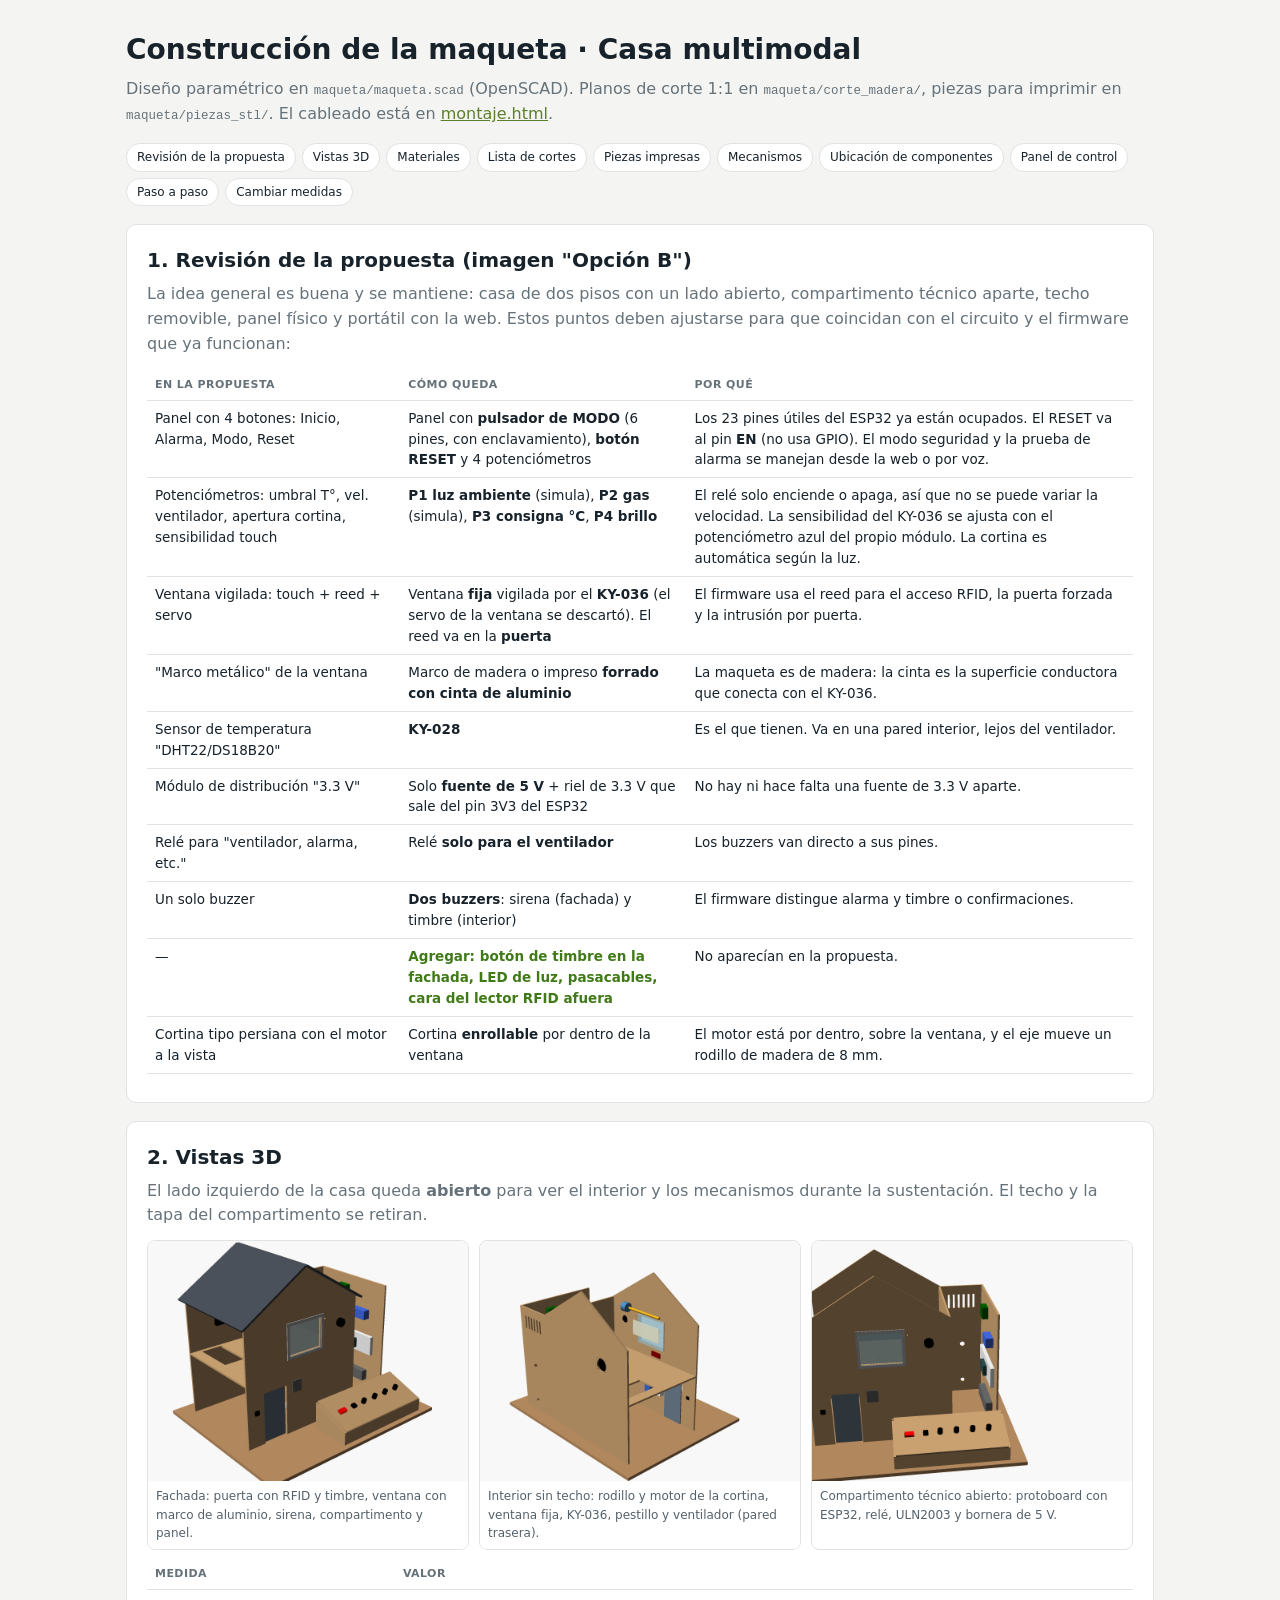
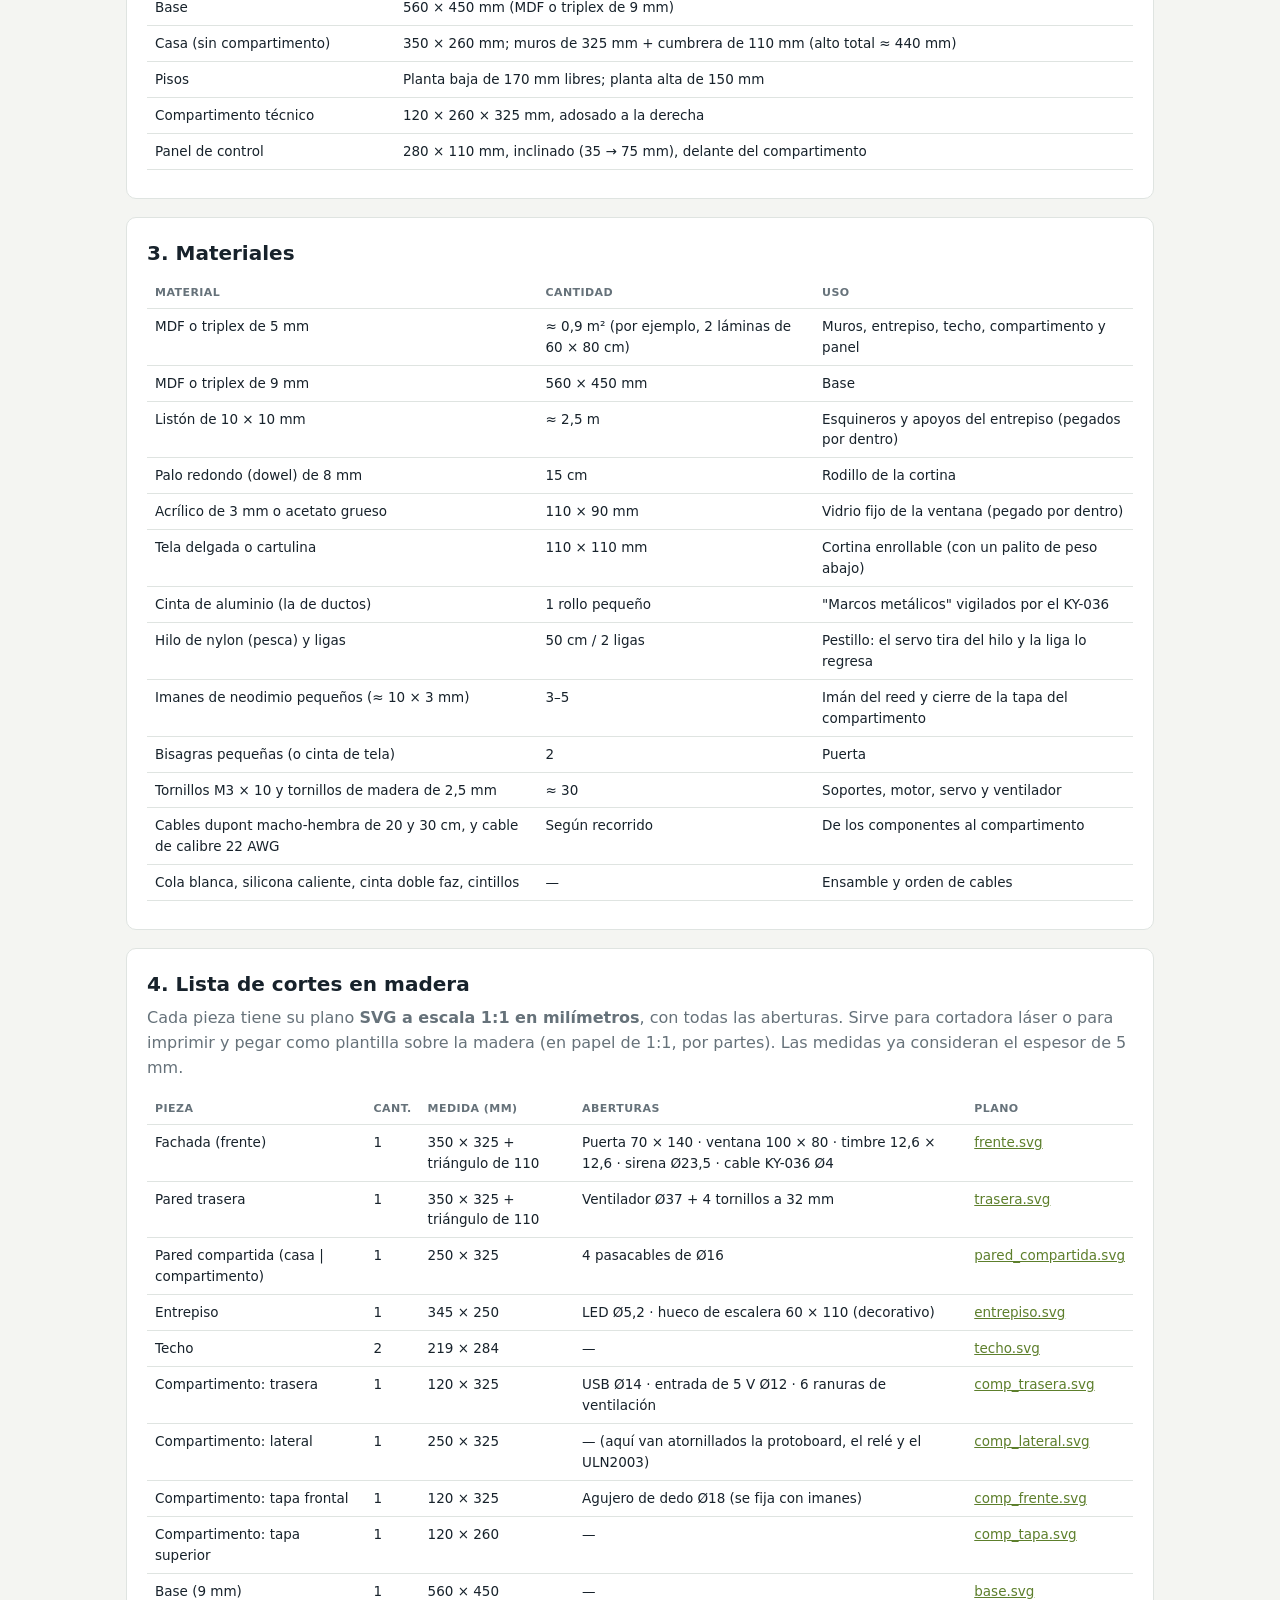
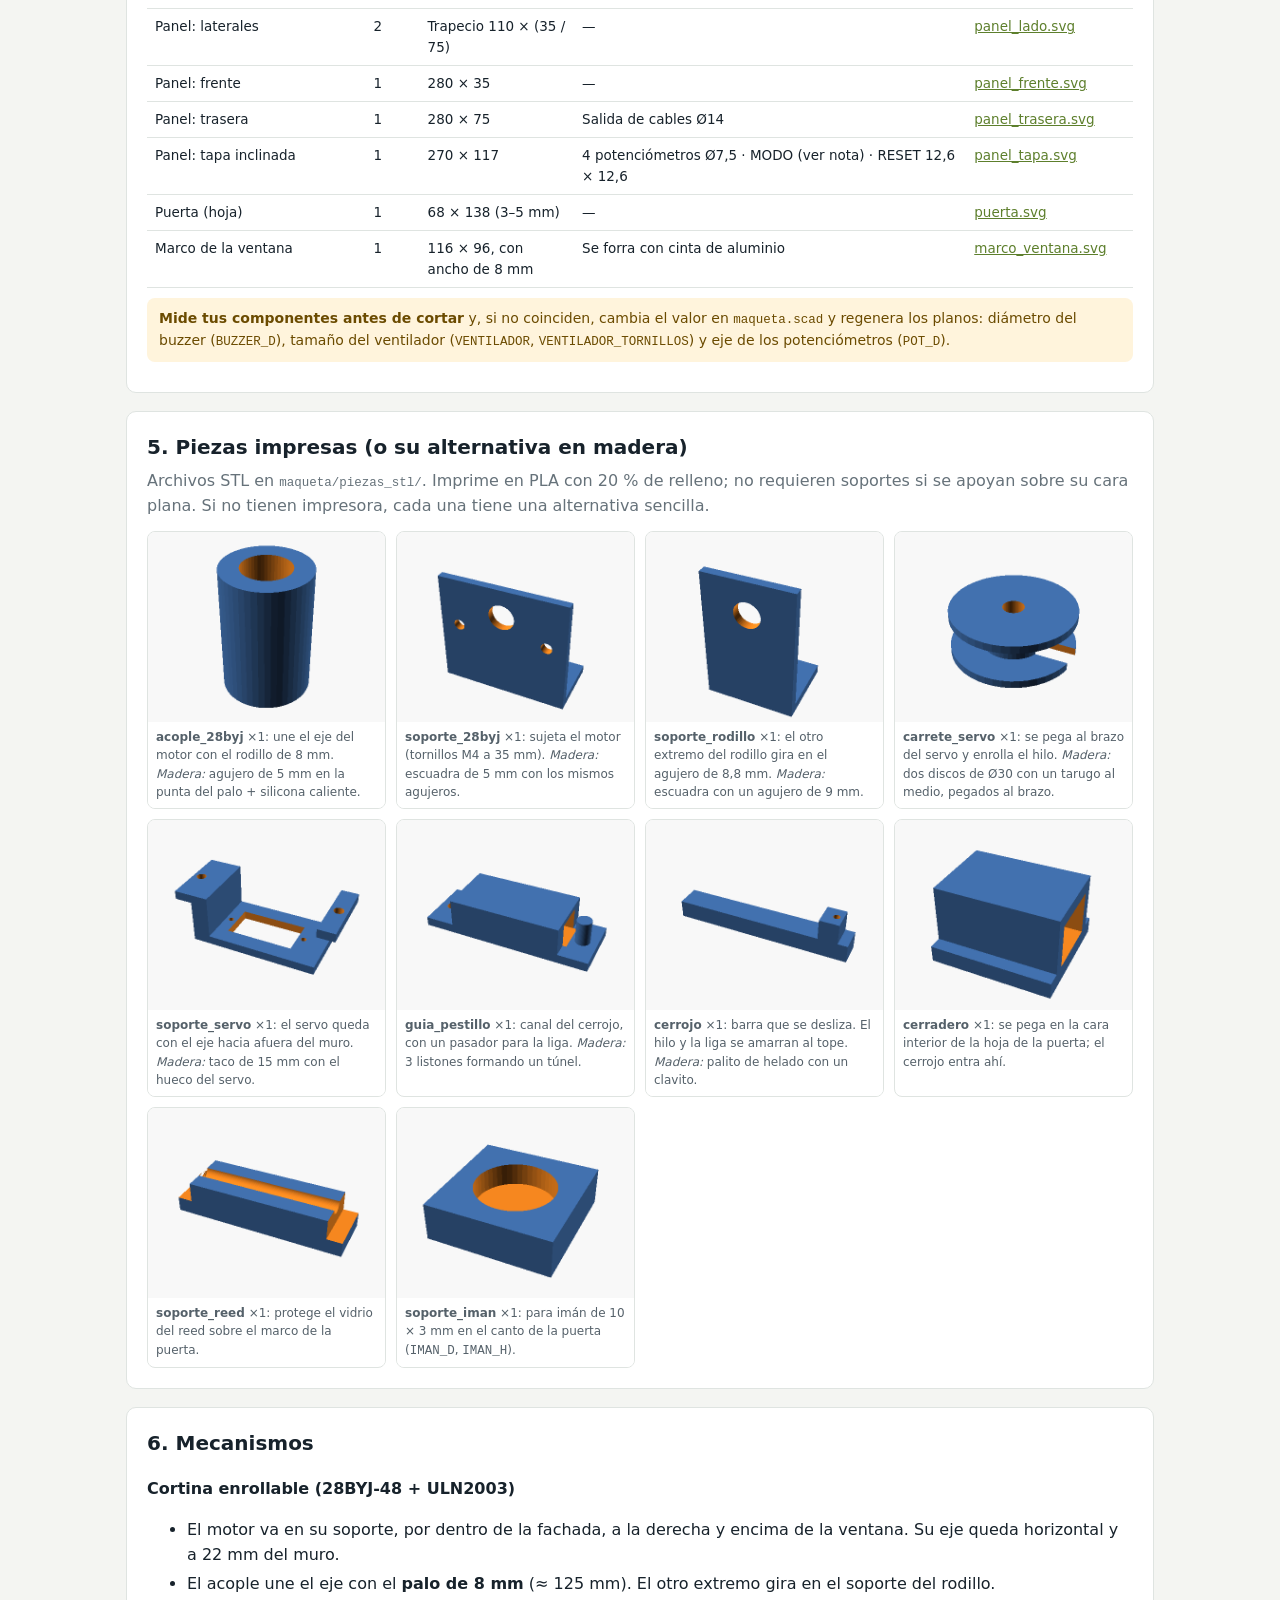
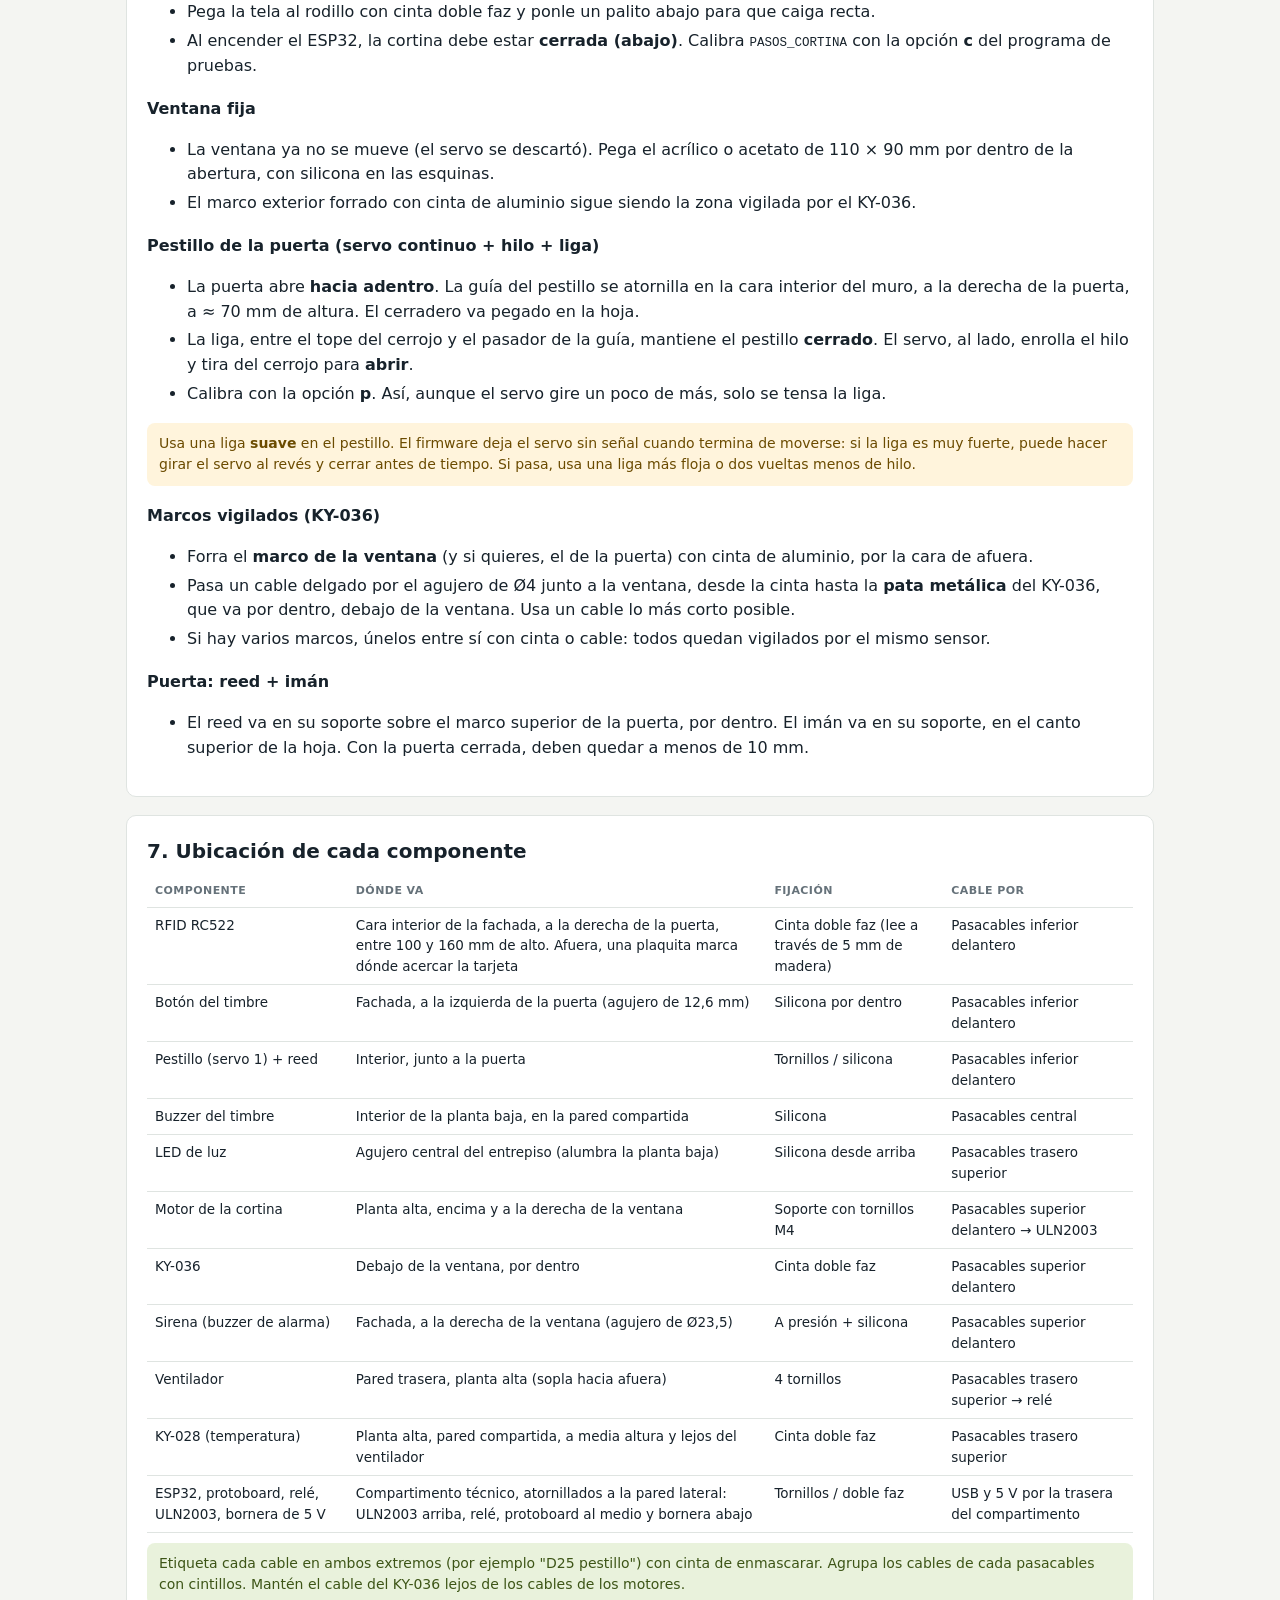
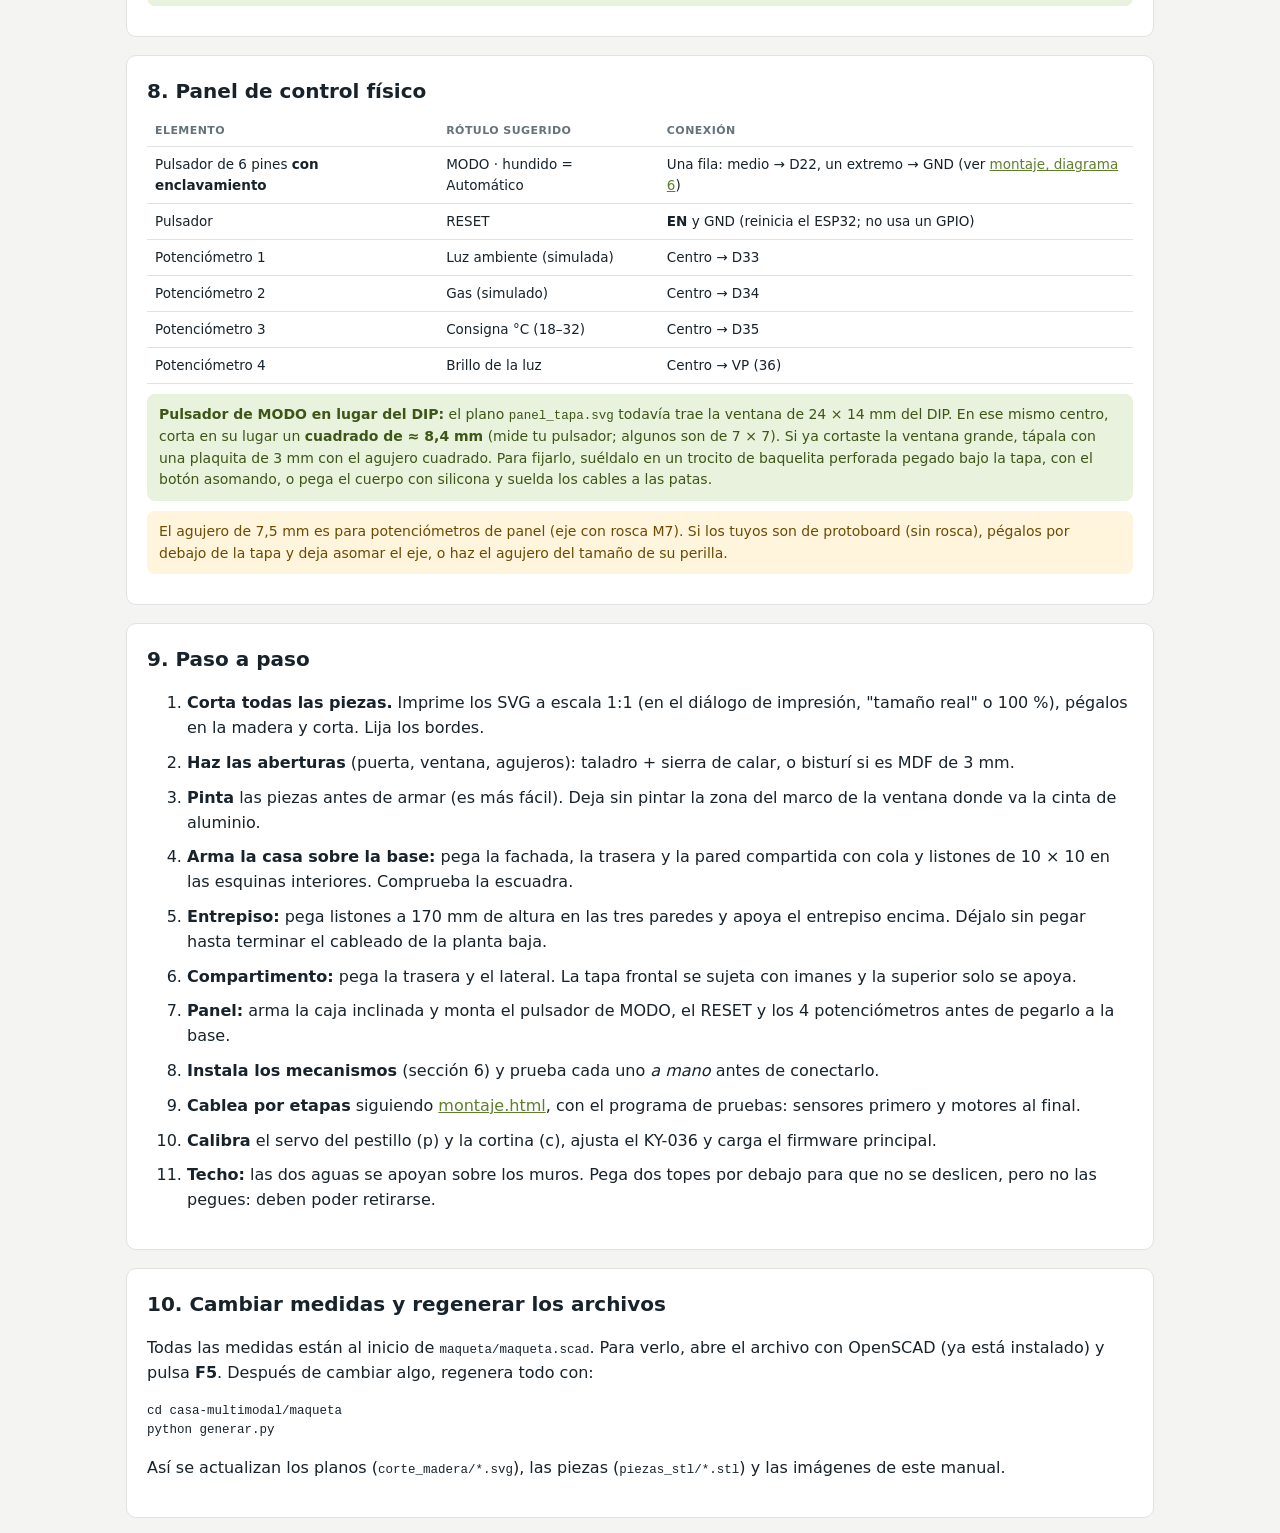
<file: docs/maqueta.html>
<!doctype html>
<html lang="es">
<head>
<meta charset="utf-8">
<meta name="viewport" content="width=device-width, initial-scale=1">
<title>Construcción de la maqueta</title>
<style>
:root{--ink:#17222b;--muted:#66727a;--line:#dfe4e1;--paper:#f4f5f2;--card:#fff;--accent:#5d7f2c;--warn-bg:#fff4dc;--warn-ink:#6b4b00;--danger-bg:#fde8e5;--danger-ink:#8a2318;--tip-bg:#e9f2dc;--tip-ink:#3d5517;font-family:system-ui,-apple-system,"Segoe UI",sans-serif;color:var(--ink);background:var(--paper)}
@media (prefers-color-scheme:dark){:root:not([data-theme="light"]){--ink:#e6ebe8;--muted:#9aa5a0;--line:#2e3a40;--paper:#11181d;--card:#1a2329;--accent:#a9cf6b;--warn-bg:#3a3018;--warn-ink:#f3d58f;--danger-bg:#3c1f1b;--danger-ink:#f4b3a9;--tip-bg:#24321a;--tip-ink:#cfe6a8}}
:root[data-theme="dark"]{--ink:#e6ebe8;--muted:#9aa5a0;--line:#2e3a40;--paper:#11181d;--card:#1a2329;--accent:#a9cf6b;--warn-bg:#3a3018;--warn-ink:#f3d58f;--danger-bg:#3c1f1b;--danger-ink:#f4b3a9;--tip-bg:#24321a;--tip-ink:#cfe6a8}
*{box-sizing:border-box}
body{margin:0;background:var(--paper);line-height:1.55}
header,main{max-width:1060px;margin:auto;padding:0 16px}
header{padding-top:28px}
h1{margin:0 0 6px;font-size:28px}
header p{margin:0;color:var(--muted)}
nav.toc{display:flex;flex-wrap:wrap;gap:6px;margin:16px 0 4px}
nav.toc a{font-size:12px;text-decoration:none;color:var(--ink);border:1px solid var(--line);background:var(--card);border-radius:14px;padding:4px 10px}
section{background:var(--card);border:1px solid var(--line);border-radius:10px;padding:20px;margin:18px 0}
section h2{margin:0 0 6px;font-size:20px}
section h3{margin:18px 0 6px;font-size:16px}
.lead{color:var(--muted);margin:0 0 12px}
table{border-collapse:collapse;width:100%;font-size:13.5px;margin:8px 0}
th,td{text-align:left;padding:7px 8px;border-bottom:1px solid var(--line);vertical-align:top}
th{font-size:11px;letter-spacing:.04em;text-transform:uppercase;color:var(--muted)}
td.ok{color:#3f7a17;font-weight:700}td.no{color:#b23b2e;font-weight:700}
code,.mono{font-family:ui-monospace,Consolas,monospace;font-size:12.5px}
.note{border-radius:8px;padding:10px 12px;margin:10px 0;font-size:14px}
.warn{background:var(--warn-bg);color:var(--warn-ink)}.danger{background:var(--danger-bg);color:var(--danger-ink)}.tip{background:var(--tip-bg);color:var(--tip-ink)}
.gallery{display:grid;grid-template-columns:repeat(3,1fr);gap:10px}
.gallery figure,.parts figure{margin:0;background:#fff;border:1px solid #dfe4e1;border-radius:8px;overflow:hidden}
.gallery img,.parts img{display:block;width:100%;height:auto}
figcaption{font-size:12px;color:#55616a;padding:6px 8px;background:#fff}
.parts{display:grid;grid-template-columns:repeat(4,1fr);gap:10px}
ol li,ul li{margin:4px 0}
.steps>li{margin:10px 0}
a{color:var(--accent)}
@media (max-width:820px){.gallery{grid-template-columns:1fr}.parts{grid-template-columns:repeat(2,1fr)}h1{font-size:23px}}
@media print{body{background:#fff}nav.toc{display:none}section{border:0;padding:0;break-inside:avoid}}
</style>
</head>
<body>
<header>
  <h1>Construcción de la maqueta · Casa multimodal</h1>
  <p>Diseño paramétrico en <span class="mono">maqueta/maqueta.scad</span> (OpenSCAD). Planos de corte 1:1 en <span class="mono">maqueta/corte_madera/</span>, piezas para imprimir en <span class="mono">maqueta/piezas_stl/</span>. El cableado está en <a href="montaje.html">montaje.html</a>.</p>
  <nav class="toc">
    <a href="#revision">Revisión de la propuesta</a><a href="#vistas">Vistas 3D</a><a href="#materiales">Materiales</a><a href="#cortes">Lista de cortes</a>
    <a href="#impresas">Piezas impresas</a><a href="#mecanismos">Mecanismos</a><a href="#ubicacion">Ubicación de componentes</a><a href="#panel">Panel de control</a><a href="#pasos">Paso a paso</a><a href="#cambios">Cambiar medidas</a>
  </nav>
</header>
<main>

<section id="revision">
  <h2>1. Revisión de la propuesta (imagen "Opción B")</h2>
  <p class="lead">La idea general es buena y se mantiene: casa de dos pisos con un lado abierto, compartimento técnico aparte, techo removible, panel físico y portátil con la web. Estos puntos deben ajustarse para que coincidan con el circuito y el firmware que ya funcionan:</p>
  <table>
    <thead><tr><th>En la propuesta</th><th>Cómo queda</th><th>Por qué</th></tr></thead>
    <tbody>
      <tr><td>Panel con 4 botones: Inicio, Alarma, Modo, Reset</td><td>Panel con <b>pulsador de MODO</b> (6 pines, con enclavamiento), <b>botón RESET</b> y 4 potenciómetros</td><td>Los 23 pines útiles del ESP32 ya están ocupados. El RESET va al pin <b>EN</b> (no usa GPIO). El modo seguridad y la prueba de alarma se manejan desde la web o por voz.</td></tr>
      <tr><td>Potenciómetros: umbral T°, vel. ventilador, apertura cortina, sensibilidad touch</td><td><b>P1 luz ambiente</b> (simula), <b>P2 gas</b> (simula), <b>P3 consigna °C</b>, <b>P4 brillo</b></td><td>El relé solo enciende o apaga, así que no se puede variar la velocidad. La sensibilidad del KY-036 se ajusta con el potenciómetro azul del propio módulo. La cortina es automática según la luz.</td></tr>
      <tr><td>Ventana vigilada: touch + reed + servo</td><td>Ventana <b>fija</b> vigilada por el <b>KY-036</b> (el servo de la ventana se descartó). El reed va en la <b>puerta</b></td><td>El firmware usa el reed para el acceso RFID, la puerta forzada y la intrusión por puerta.</td></tr>
      <tr><td>"Marco metálico" de la ventana</td><td>Marco de madera o impreso <b>forrado con cinta de aluminio</b></td><td>La maqueta es de madera: la cinta es la superficie conductora que conecta con el KY-036.</td></tr>
      <tr><td>Sensor de temperatura "DHT22/DS18B20"</td><td><b>KY-028</b></td><td>Es el que tienen. Va en una pared interior, lejos del ventilador.</td></tr>
      <tr><td>Módulo de distribución "3.3 V"</td><td>Solo <b>fuente de 5 V</b> + riel de 3.3 V que sale del pin 3V3 del ESP32</td><td>No hay ni hace falta una fuente de 3.3 V aparte.</td></tr>
      <tr><td>Relé para "ventilador, alarma, etc."</td><td>Relé <b>solo para el ventilador</b></td><td>Los buzzers van directo a sus pines.</td></tr>
      <tr><td>Un solo buzzer</td><td><b>Dos buzzers</b>: sirena (fachada) y timbre (interior)</td><td>El firmware distingue alarma y timbre o confirmaciones.</td></tr>
      <tr><td>—</td><td class="ok">Agregar: botón de <b>timbre</b> en la fachada, <b>LED</b> de luz, <b>pasacables</b>, cara del lector RFID afuera</td><td>No aparecían en la propuesta.</td></tr>
      <tr><td>Cortina tipo persiana con el motor a la vista</td><td>Cortina <b>enrollable</b> por dentro de la ventana</td><td>El motor está por dentro, sobre la ventana, y el eje mueve un rodillo de madera de 8 mm.</td></tr>
    </tbody>
  </table>
</section>

<section id="vistas">
  <h2>2. Vistas 3D</h2>
  <p class="lead">El lado izquierdo de la casa queda <b>abierto</b> para ver el interior y los mecanismos durante la sustentación. El techo y la tapa del compartimento se retiran.</p>
  <div class="gallery">
    <figure><img src="../maqueta/renders/vista_frontal.png" alt="Vista frontal de la maqueta con techo, fachada, compartimento técnico y panel de control"><figcaption>Fachada: puerta con RFID y timbre, ventana con marco de aluminio, sirena, compartimento y panel.</figcaption></figure>
    <figure><img src="../maqueta/renders/vista_interior.png" alt="Vista interior sin techo mostrando cortina, KY-036 y pestillo"><figcaption>Interior sin techo: rodillo y motor de la cortina, ventana fija, KY-036, pestillo y ventilador (pared trasera).</figcaption></figure>
    <figure><img src="../maqueta/renders/vista_compartimento.png" alt="Compartimento técnico abierto con protoboard, relé y ULN2003"><figcaption>Compartimento técnico abierto: protoboard con ESP32, relé, ULN2003 y bornera de 5 V.</figcaption></figure>
  </div>
  <table>
    <thead><tr><th>Medida</th><th>Valor</th></tr></thead>
    <tbody>
      <tr><td>Base</td><td>560 × 450 mm (MDF o triplex de 9 mm)</td></tr>
      <tr><td>Casa (sin compartimento)</td><td>350 × 260 mm; muros de 325 mm + cumbrera de 110 mm (alto total ≈ 440 mm)</td></tr>
      <tr><td>Pisos</td><td>Planta baja de 170 mm libres; planta alta de 150 mm</td></tr>
      <tr><td>Compartimento técnico</td><td>120 × 260 × 325 mm, adosado a la derecha</td></tr>
      <tr><td>Panel de control</td><td>280 × 110 mm, inclinado (35 → 75 mm), delante del compartimento</td></tr>
    </tbody>
  </table>
</section>

<section id="materiales">
  <h2>3. Materiales</h2>
  <table>
    <thead><tr><th>Material</th><th>Cantidad</th><th>Uso</th></tr></thead>
    <tbody>
      <tr><td>MDF o triplex de 5 mm</td><td>≈ 0,9 m² (por ejemplo, 2 láminas de 60 × 80 cm)</td><td>Muros, entrepiso, techo, compartimento y panel</td></tr>
      <tr><td>MDF o triplex de 9 mm</td><td>560 × 450 mm</td><td>Base</td></tr>
      <tr><td>Listón de 10 × 10 mm</td><td>≈ 2,5 m</td><td>Esquineros y apoyos del entrepiso (pegados por dentro)</td></tr>
      <tr><td>Palo redondo (dowel) de 8 mm</td><td>15 cm</td><td>Rodillo de la cortina</td></tr>
      <tr><td>Acrílico de 3 mm o acetato grueso</td><td>110 × 90 mm</td><td>Vidrio fijo de la ventana (pegado por dentro)</td></tr>
      <tr><td>Tela delgada o cartulina</td><td>110 × 110 mm</td><td>Cortina enrollable (con un palito de peso abajo)</td></tr>
      <tr><td>Cinta de aluminio (la de ductos)</td><td>1 rollo pequeño</td><td>"Marcos metálicos" vigilados por el KY-036</td></tr>
      <tr><td>Hilo de nylon (pesca) y ligas</td><td>50 cm / 2 ligas</td><td>Pestillo: el servo tira del hilo y la liga lo regresa</td></tr>
      <tr><td>Imanes de neodimio pequeños (≈ 10 × 3 mm)</td><td>3–5</td><td>Imán del reed y cierre de la tapa del compartimento</td></tr>
      <tr><td>Bisagras pequeñas (o cinta de tela)</td><td>2</td><td>Puerta</td></tr>
      <tr><td>Tornillos M3 × 10 y tornillos de madera de 2,5 mm</td><td>≈ 30</td><td>Soportes, motor, servo y ventilador</td></tr>
      <tr><td>Cables dupont macho-hembra de 20 y 30 cm, y cable de calibre 22 AWG</td><td>Según recorrido</td><td>De los componentes al compartimento</td></tr>
      <tr><td>Cola blanca, silicona caliente, cinta doble faz, cintillos</td><td>—</td><td>Ensamble y orden de cables</td></tr>
    </tbody>
  </table>
</section>

<section id="cortes">
  <h2>4. Lista de cortes en madera</h2>
  <p class="lead">Cada pieza tiene su plano <b>SVG a escala 1:1 en milímetros</b>, con todas las aberturas. Sirve para cortadora láser o para imprimir y pegar como plantilla sobre la madera (en papel de 1:1, por partes). Las medidas ya consideran el espesor de 5 mm.</p>
  <table>
    <thead><tr><th>Pieza</th><th>Cant.</th><th>Medida (mm)</th><th>Aberturas</th><th>Plano</th></tr></thead>
    <tbody>
      <tr><td>Fachada (frente)</td><td>1</td><td>350 × 325 + triángulo de 110</td><td>Puerta 70 × 140 · ventana 100 × 80 · timbre 12,6 × 12,6 · sirena Ø23,5 · cable KY-036 Ø4</td><td><a href="../maqueta/corte_madera/frente.svg">frente.svg</a></td></tr>
      <tr><td>Pared trasera</td><td>1</td><td>350 × 325 + triángulo de 110</td><td>Ventilador Ø37 + 4 tornillos a 32 mm</td><td><a href="../maqueta/corte_madera/trasera.svg">trasera.svg</a></td></tr>
      <tr><td>Pared compartida (casa | compartimento)</td><td>1</td><td>250 × 325</td><td>4 pasacables de Ø16</td><td><a href="../maqueta/corte_madera/pared_compartida.svg">pared_compartida.svg</a></td></tr>
      <tr><td>Entrepiso</td><td>1</td><td>345 × 250</td><td>LED Ø5,2 · hueco de escalera 60 × 110 (decorativo)</td><td><a href="../maqueta/corte_madera/entrepiso.svg">entrepiso.svg</a></td></tr>
      <tr><td>Techo</td><td>2</td><td>219 × 284</td><td>—</td><td><a href="../maqueta/corte_madera/techo.svg">techo.svg</a></td></tr>
      <tr><td>Compartimento: trasera</td><td>1</td><td>120 × 325</td><td>USB Ø14 · entrada de 5 V Ø12 · 6 ranuras de ventilación</td><td><a href="../maqueta/corte_madera/comp_trasera.svg">comp_trasera.svg</a></td></tr>
      <tr><td>Compartimento: lateral</td><td>1</td><td>250 × 325</td><td>— (aquí van atornillados la protoboard, el relé y el ULN2003)</td><td><a href="../maqueta/corte_madera/comp_lateral.svg">comp_lateral.svg</a></td></tr>
      <tr><td>Compartimento: tapa frontal</td><td>1</td><td>120 × 325</td><td>Agujero de dedo Ø18 (se fija con imanes)</td><td><a href="../maqueta/corte_madera/comp_frente.svg">comp_frente.svg</a></td></tr>
      <tr><td>Compartimento: tapa superior</td><td>1</td><td>120 × 260</td><td>—</td><td><a href="../maqueta/corte_madera/comp_tapa.svg">comp_tapa.svg</a></td></tr>
      <tr><td>Base (9 mm)</td><td>1</td><td>560 × 450</td><td>—</td><td><a href="../maqueta/corte_madera/base.svg">base.svg</a></td></tr>
      <tr><td>Panel: laterales</td><td>2</td><td>Trapecio 110 × (35 / 75)</td><td>—</td><td><a href="../maqueta/corte_madera/panel_lado.svg">panel_lado.svg</a></td></tr>
      <tr><td>Panel: frente</td><td>1</td><td>280 × 35</td><td>—</td><td><a href="../maqueta/corte_madera/panel_frente.svg">panel_frente.svg</a></td></tr>
      <tr><td>Panel: trasera</td><td>1</td><td>280 × 75</td><td>Salida de cables Ø14</td><td><a href="../maqueta/corte_madera/panel_trasera.svg">panel_trasera.svg</a></td></tr>
      <tr><td>Panel: tapa inclinada</td><td>1</td><td>270 × 117</td><td>4 potenciómetros Ø7,5 · MODO (ver nota) · RESET 12,6 × 12,6</td><td><a href="../maqueta/corte_madera/panel_tapa.svg">panel_tapa.svg</a></td></tr>
      <tr><td>Puerta (hoja)</td><td>1</td><td>68 × 138 (3–5 mm)</td><td>—</td><td><a href="../maqueta/corte_madera/puerta.svg">puerta.svg</a></td></tr>
      <tr><td>Marco de la ventana</td><td>1</td><td>116 × 96, con ancho de 8 mm</td><td>Se forra con cinta de aluminio</td><td><a href="../maqueta/corte_madera/marco_ventana.svg">marco_ventana.svg</a></td></tr>
    </tbody>
  </table>
  <div class="note warn"><b>Mide tus componentes antes de cortar</b> y, si no coinciden, cambia el valor en <span class="mono">maqueta.scad</span> y regenera los planos: diámetro del buzzer (<span class="mono">BUZZER_D</span>), tamaño del ventilador (<span class="mono">VENTILADOR</span>, <span class="mono">VENTILADOR_TORNILLOS</span>) y eje de los potenciómetros (<span class="mono">POT_D</span>).</div>
</section>

<section id="impresas">
  <h2>5. Piezas impresas (o su alternativa en madera)</h2>
  <p class="lead">Archivos STL en <span class="mono">maqueta/piezas_stl/</span>. Imprime en PLA con 20 % de relleno; no requieren soportes si se apoyan sobre su cara plana. Si no tienen impresora, cada una tiene una alternativa sencilla.</p>
  <div class="parts">
    <figure><img src="../maqueta/renders/pieza_acople_28byj.png" alt=""><figcaption><b>acople_28byj</b> ×1: une el eje del motor con el rodillo de 8 mm. <i>Madera:</i> agujero de 5 mm en la punta del palo + silicona caliente.</figcaption></figure>
    <figure><img src="../maqueta/renders/pieza_soporte_28byj.png" alt=""><figcaption><b>soporte_28byj</b> ×1: sujeta el motor (tornillos M4 a 35 mm). <i>Madera:</i> escuadra de 5 mm con los mismos agujeros.</figcaption></figure>
    <figure><img src="../maqueta/renders/pieza_soporte_rodillo.png" alt=""><figcaption><b>soporte_rodillo</b> ×1: el otro extremo del rodillo gira en el agujero de 8,8 mm. <i>Madera:</i> escuadra con un agujero de 9 mm.</figcaption></figure>
    <figure><img src="../maqueta/renders/pieza_carrete_servo.png" alt=""><figcaption><b>carrete_servo</b> ×1: se pega al brazo del servo y enrolla el hilo. <i>Madera:</i> dos discos de Ø30 con un tarugo al medio, pegados al brazo.</figcaption></figure>
    <figure><img src="../maqueta/renders/pieza_soporte_servo.png" alt=""><figcaption><b>soporte_servo</b> ×1: el servo queda con el eje hacia afuera del muro. <i>Madera:</i> taco de 15 mm con el hueco del servo.</figcaption></figure>
    <figure><img src="../maqueta/renders/pieza_guia_pestillo.png" alt=""><figcaption><b>guia_pestillo</b> ×1: canal del cerrojo, con un pasador para la liga. <i>Madera:</i> 3 listones formando un túnel.</figcaption></figure>
    <figure><img src="../maqueta/renders/pieza_cerrojo.png" alt=""><figcaption><b>cerrojo</b> ×1: barra que se desliza. El hilo y la liga se amarran al tope. <i>Madera:</i> palito de helado con un clavito.</figcaption></figure>
    <figure><img src="../maqueta/renders/pieza_cerradero.png" alt=""><figcaption><b>cerradero</b> ×1: se pega en la cara interior de la hoja de la puerta; el cerrojo entra ahí.</figcaption></figure>
    <figure><img src="../maqueta/renders/pieza_soporte_reed.png" alt=""><figcaption><b>soporte_reed</b> ×1: protege el vidrio del reed sobre el marco de la puerta.</figcaption></figure>
    <figure><img src="../maqueta/renders/pieza_soporte_iman.png" alt=""><figcaption><b>soporte_iman</b> ×1: para imán de 10 × 3 mm en el canto de la puerta (<span class="mono">IMAN_D</span>, <span class="mono">IMAN_H</span>).</figcaption></figure>
  </div>
</section>

<section id="mecanismos">
  <h2>6. Mecanismos</h2>
  <h3>Cortina enrollable (28BYJ-48 + ULN2003)</h3>
  <ul>
    <li>El motor va en su soporte, por dentro de la fachada, a la derecha y encima de la ventana. Su eje queda horizontal y a 22 mm del muro.</li>
    <li>El acople une el eje con el <b>palo de 8 mm</b> (≈ 125 mm). El otro extremo gira en el soporte del rodillo.</li>
    <li>Pega la tela al rodillo con cinta doble faz y ponle un palito abajo para que caiga recta.</li>
    <li>Al encender el ESP32, la cortina debe estar <b>cerrada (abajo)</b>. Calibra <span class="mono">PASOS_CORTINA</span> con la opción <b>c</b> del programa de pruebas.</li>
  </ul>
  <h3>Ventana fija</h3>
  <ul>
    <li>La ventana ya no se mueve (el servo se descartó). Pega el acrílico o acetato de 110 × 90 mm por dentro de la abertura, con silicona en las esquinas.</li>
    <li>El marco exterior forrado con cinta de aluminio sigue siendo la zona vigilada por el KY-036.</li>
  </ul>
  <h3>Pestillo de la puerta (servo continuo + hilo + liga)</h3>
  <ul>
    <li>La puerta abre <b>hacia adentro</b>. La guía del pestillo se atornilla en la cara interior del muro, a la derecha de la puerta, a ≈ 70 mm de altura. El cerradero va pegado en la hoja.</li>
    <li>La liga, entre el tope del cerrojo y el pasador de la guía, mantiene el pestillo <b>cerrado</b>. El servo, al lado, enrolla el hilo y tira del cerrojo para <b>abrir</b>.</li>
    <li>Calibra con la opción <b>p</b>. Así, aunque el servo gire un poco de más, solo se tensa la liga.</li>
  </ul>
  <div class="note warn">Usa una liga <b>suave</b> en el pestillo. El firmware deja el servo sin señal cuando termina de moverse: si la liga es muy fuerte, puede hacer girar el servo al revés y cerrar antes de tiempo. Si pasa, usa una liga más floja o dos vueltas menos de hilo.</div>
  <h3>Marcos vigilados (KY-036)</h3>
  <ul>
    <li>Forra el <b>marco de la ventana</b> (y si quieres, el de la puerta) con cinta de aluminio, por la cara de afuera.</li>
    <li>Pasa un cable delgado por el agujero de Ø4 junto a la ventana, desde la cinta hasta la <b>pata metálica</b> del KY-036, que va por dentro, debajo de la ventana. Usa un cable lo más corto posible.</li>
    <li>Si hay varios marcos, únelos entre sí con cinta o cable: todos quedan vigilados por el mismo sensor.</li>
  </ul>
  <h3>Puerta: reed + imán</h3>
  <ul><li>El reed va en su soporte sobre el marco superior de la puerta, por dentro. El imán va en su soporte, en el canto superior de la hoja. Con la puerta cerrada, deben quedar a menos de 10 mm.</li></ul>
</section>

<section id="ubicacion">
  <h2>7. Ubicación de cada componente</h2>
  <table>
    <thead><tr><th>Componente</th><th>Dónde va</th><th>Fijación</th><th>Cable por</th></tr></thead>
    <tbody>
      <tr><td>RFID RC522</td><td>Cara interior de la fachada, a la derecha de la puerta, entre 100 y 160 mm de alto. Afuera, una plaquita marca dónde acercar la tarjeta</td><td>Cinta doble faz (lee a través de 5 mm de madera)</td><td>Pasacables inferior delantero</td></tr>
      <tr><td>Botón del timbre</td><td>Fachada, a la izquierda de la puerta (agujero de 12,6 mm)</td><td>Silicona por dentro</td><td>Pasacables inferior delantero</td></tr>
      <tr><td>Pestillo (servo 1) + reed</td><td>Interior, junto a la puerta</td><td>Tornillos / silicona</td><td>Pasacables inferior delantero</td></tr>
      <tr><td>Buzzer del timbre</td><td>Interior de la planta baja, en la pared compartida</td><td>Silicona</td><td>Pasacables central</td></tr>
      <tr><td>LED de luz</td><td>Agujero central del entrepiso (alumbra la planta baja)</td><td>Silicona desde arriba</td><td>Pasacables trasero superior</td></tr>
      <tr><td>Motor de la cortina</td><td>Planta alta, encima y a la derecha de la ventana</td><td>Soporte con tornillos M4</td><td>Pasacables superior delantero → ULN2003</td></tr>
      <tr><td>KY-036</td><td>Debajo de la ventana, por dentro</td><td>Cinta doble faz</td><td>Pasacables superior delantero</td></tr>
      <tr><td>Sirena (buzzer de alarma)</td><td>Fachada, a la derecha de la ventana (agujero de Ø23,5)</td><td>A presión + silicona</td><td>Pasacables superior delantero</td></tr>
      <tr><td>Ventilador</td><td>Pared trasera, planta alta (sopla hacia afuera)</td><td>4 tornillos</td><td>Pasacables trasero superior → relé</td></tr>
      <tr><td>KY-028 (temperatura)</td><td>Planta alta, pared compartida, a media altura y lejos del ventilador</td><td>Cinta doble faz</td><td>Pasacables trasero superior</td></tr>
      <tr><td>ESP32, protoboard, relé, ULN2003, bornera de 5 V</td><td>Compartimento técnico, atornillados a la pared lateral: ULN2003 arriba, relé, protoboard al medio y bornera abajo</td><td>Tornillos / doble faz</td><td>USB y 5 V por la trasera del compartimento</td></tr>
    </tbody>
  </table>
  <div class="note tip">Etiqueta cada cable en ambos extremos (por ejemplo "D25 pestillo") con cinta de enmascarar. Agrupa los cables de cada pasacables con cintillos. Mantén el cable del KY-036 lejos de los cables de los motores.</div>
</section>

<section id="panel">
  <h2>8. Panel de control físico</h2>
  <table>
    <thead><tr><th>Elemento</th><th>Rótulo sugerido</th><th>Conexión</th></tr></thead>
    <tbody>
      <tr><td>Pulsador de 6 pines <b>con enclavamiento</b></td><td>MODO · hundido = Automático</td><td>Una fila: medio → D22, un extremo → GND (ver <a href="montaje.html#botones">montaje, diagrama 6</a>)</td></tr>
      <tr><td>Pulsador</td><td>RESET</td><td><b>EN</b> y GND (reinicia el ESP32; no usa un GPIO)</td></tr>
      <tr><td>Potenciómetro 1</td><td>Luz ambiente (simulada)</td><td>Centro → D33</td></tr>
      <tr><td>Potenciómetro 2</td><td>Gas (simulado)</td><td>Centro → D34</td></tr>
      <tr><td>Potenciómetro 3</td><td>Consigna °C (18–32)</td><td>Centro → D35</td></tr>
      <tr><td>Potenciómetro 4</td><td>Brillo de la luz</td><td>Centro → VP (36)</td></tr>
    </tbody>
  </table>
  <div class="note tip"><b>Pulsador de MODO en lugar del DIP:</b> el plano <span class="mono">panel_tapa.svg</span> todavía trae la ventana de 24 × 14 mm del DIP. En ese mismo centro, corta en su lugar un <b>cuadrado de ≈ 8,4 mm</b> (mide tu pulsador; algunos son de 7 × 7). Si ya cortaste la ventana grande, tápala con una plaquita de 3 mm con el agujero cuadrado. Para fijarlo, suéldalo en un trocito de baquelita perforada pegado bajo la tapa, con el botón asomando, o pega el cuerpo con silicona y suelda los cables a las patas.</div>
  <div class="note warn">El agujero de 7,5 mm es para potenciómetros de panel (eje con rosca M7). Si los tuyos son de protoboard (sin rosca), pégalos por debajo de la tapa y deja asomar el eje, o haz el agujero del tamaño de su perilla.</div>
</section>

<section id="pasos">
  <h2>9. Paso a paso</h2>
  <ol class="steps">
    <li><b>Corta todas las piezas.</b> Imprime los SVG a escala 1:1 (en el diálogo de impresión, "tamaño real" o 100 %), pégalos en la madera y corta. Lija los bordes.</li>
    <li><b>Haz las aberturas</b> (puerta, ventana, agujeros): taladro + sierra de calar, o bisturí si es MDF de 3 mm.</li>
    <li><b>Pinta</b> las piezas antes de armar (es más fácil). Deja sin pintar la zona del marco de la ventana donde va la cinta de aluminio.</li>
    <li><b>Arma la casa sobre la base:</b> pega la fachada, la trasera y la pared compartida con cola y listones de 10 × 10 en las esquinas interiores. Comprueba la escuadra.</li>
    <li><b>Entrepiso:</b> pega listones a 170 mm de altura en las tres paredes y apoya el entrepiso encima. Déjalo sin pegar hasta terminar el cableado de la planta baja.</li>
    <li><b>Compartimento:</b> pega la trasera y el lateral. La tapa frontal se sujeta con imanes y la superior solo se apoya.</li>
    <li><b>Panel:</b> arma la caja inclinada y monta el pulsador de MODO, el RESET y los 4 potenciómetros antes de pegarlo a la base.</li>
    <li><b>Instala los mecanismos</b> (sección 6) y prueba cada uno <i>a mano</i> antes de conectarlo.</li>
    <li><b>Cablea por etapas</b> siguiendo <a href="montaje.html">montaje.html</a>, con el programa de pruebas: sensores primero y motores al final.</li>
    <li><b>Calibra</b> el servo del pestillo (p) y la cortina (c), ajusta el KY-036 y carga el firmware principal.</li>
    <li><b>Techo:</b> las dos aguas se apoyan sobre los muros. Pega dos topes por debajo para que no se deslicen, pero no las pegues: deben poder retirarse.</li>
  </ol>
</section>

<section id="cambios">
  <h2>10. Cambiar medidas y regenerar los archivos</h2>
  <p>Todas las medidas están al inicio de <span class="mono">maqueta/maqueta.scad</span>. Para verlo, abre el archivo con OpenSCAD (ya está instalado) y pulsa <b>F5</b>. Después de cambiar algo, regenera todo con:</p>
  <pre class="mono">cd casa-multimodal/maqueta
python generar.py</pre>
  <p>Así se actualizan los planos (<span class="mono">corte_madera/*.svg</span>), las piezas (<span class="mono">piezas_stl/*.stl</span>) y las imágenes de este manual.</p>
</section>
</main>
</body>
</html>
</file>
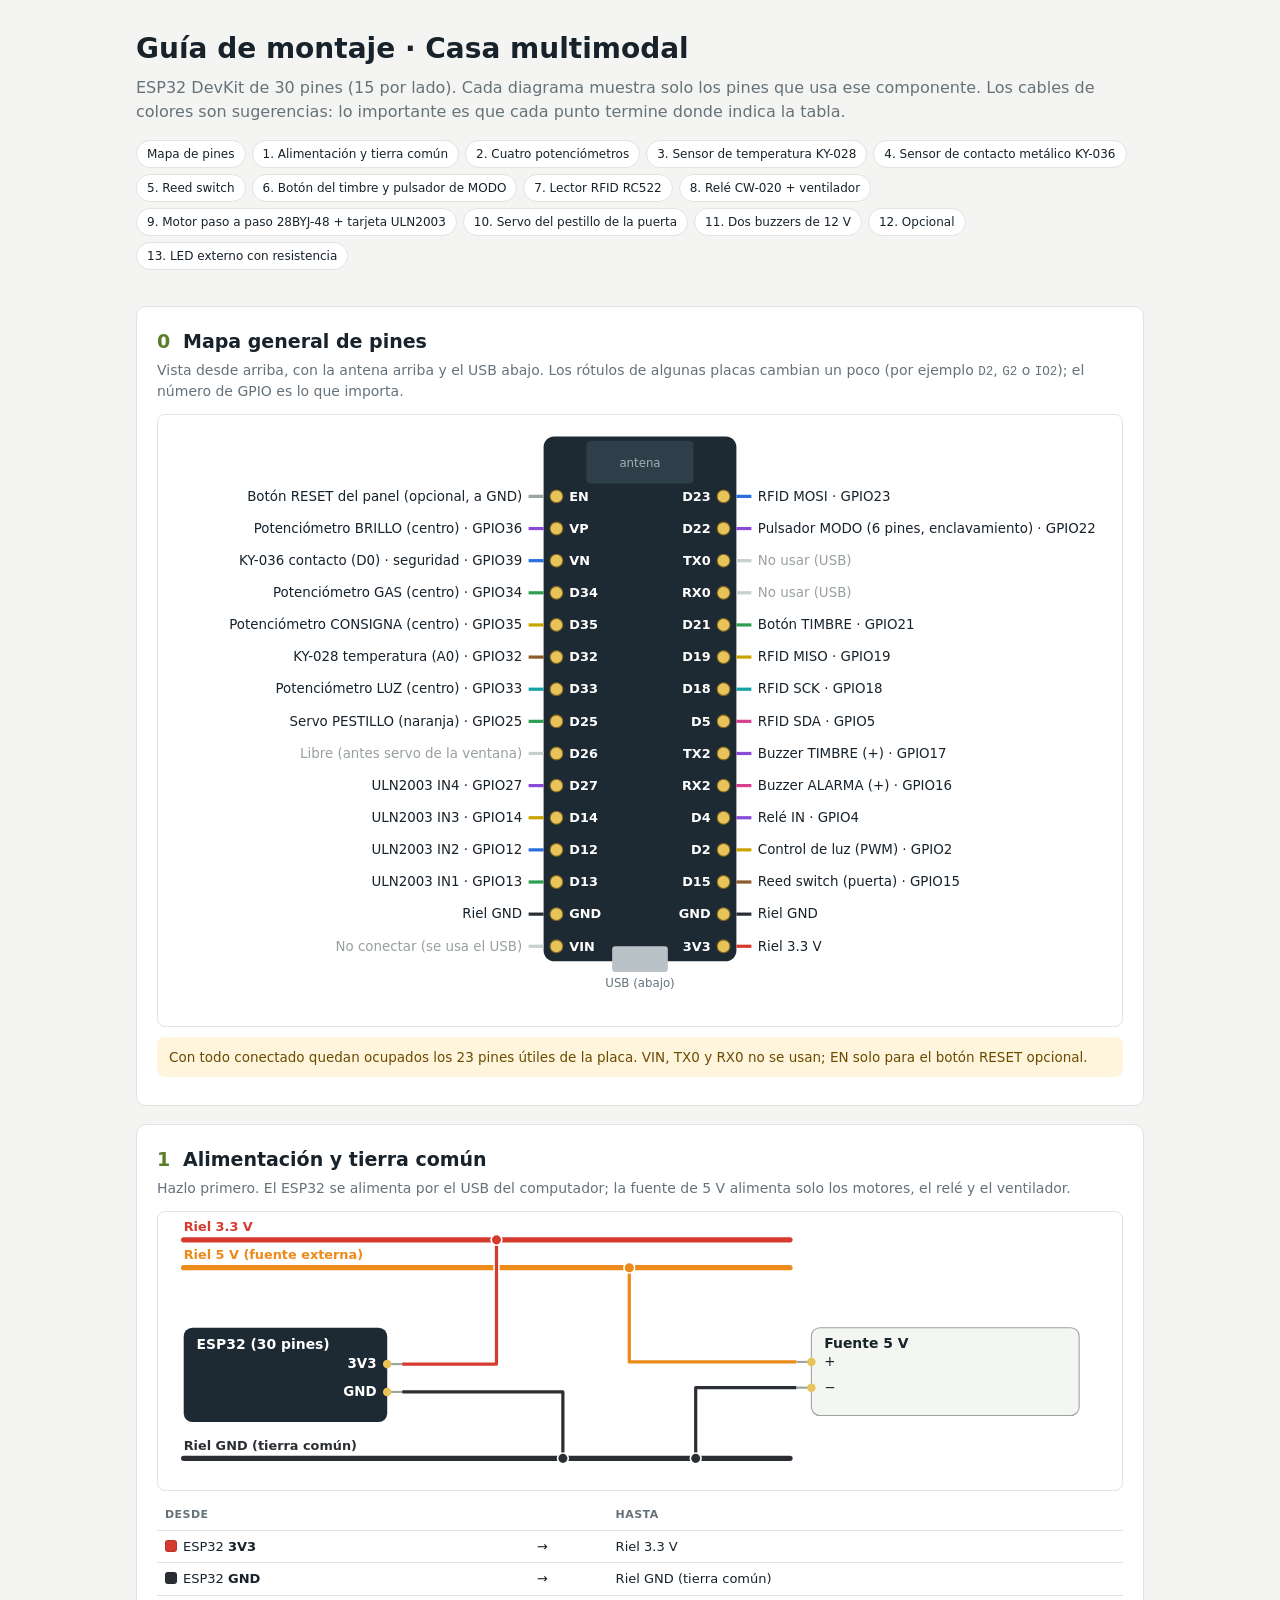
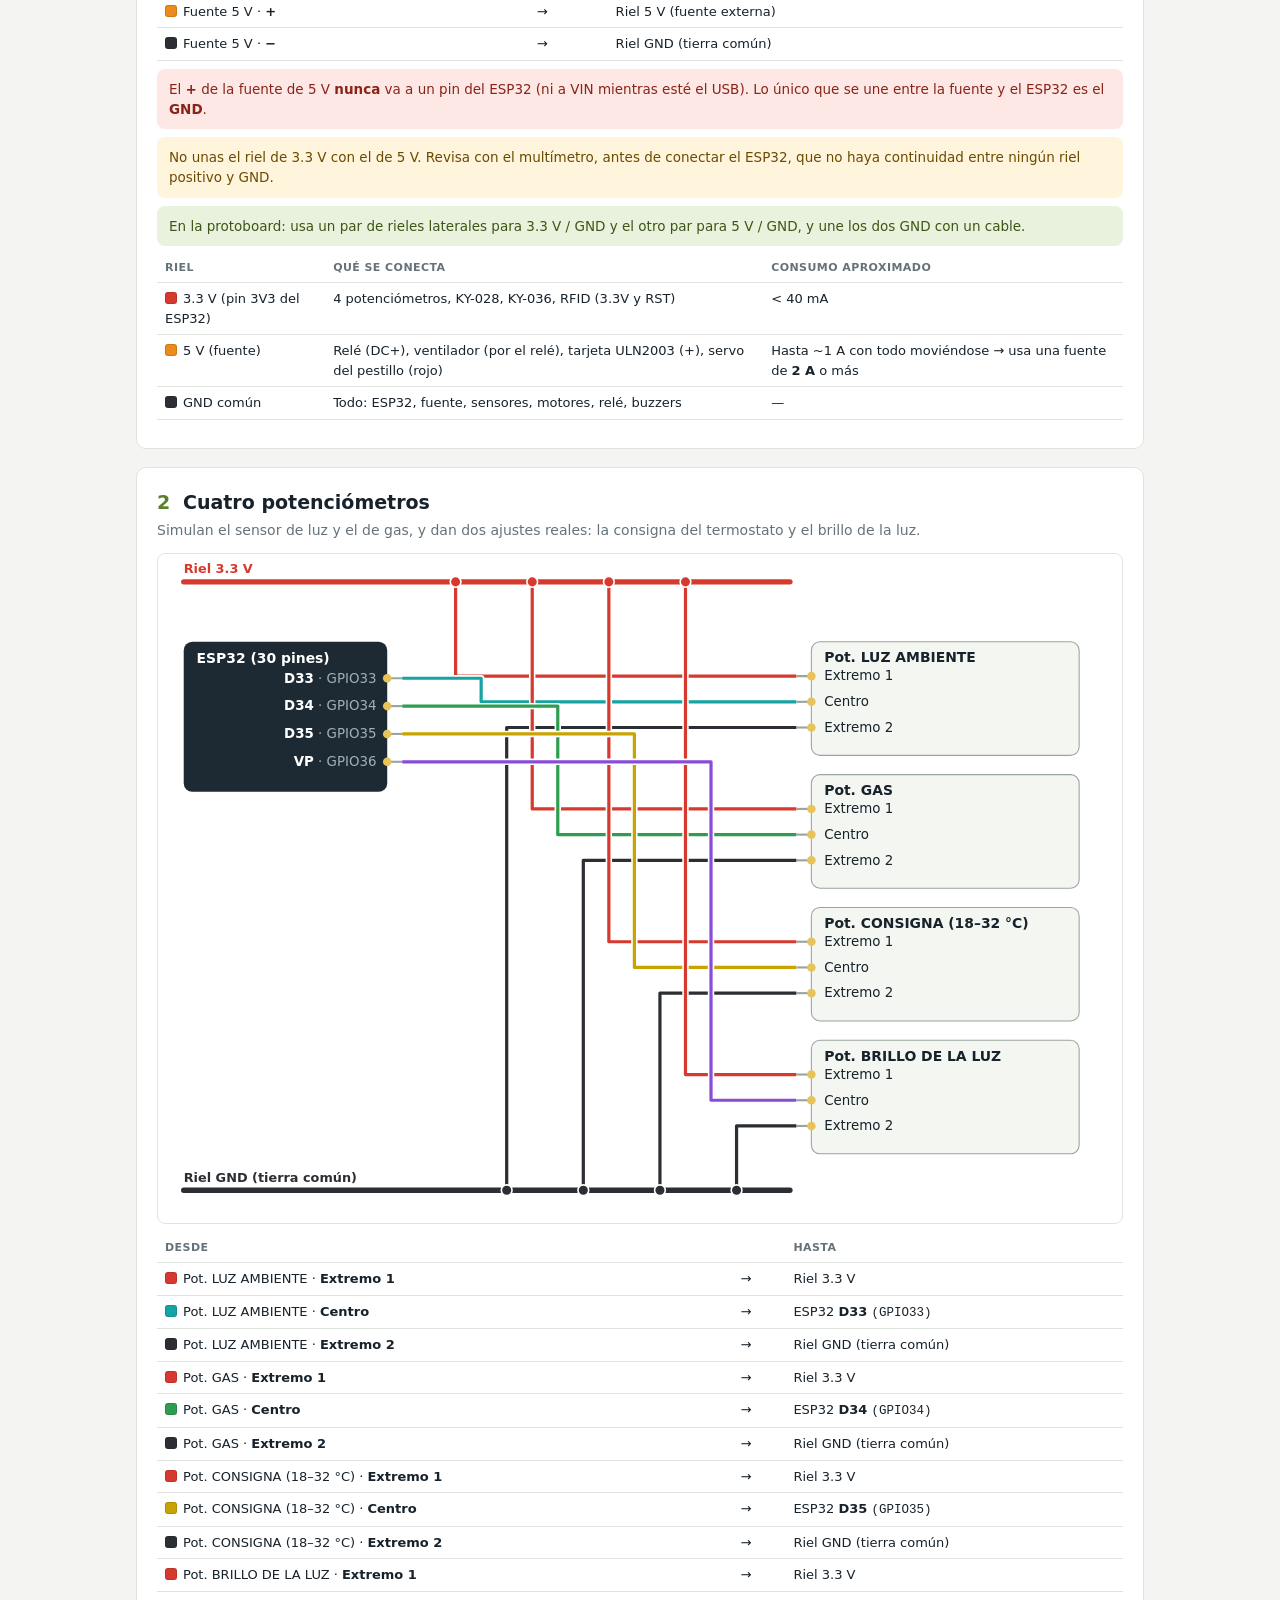
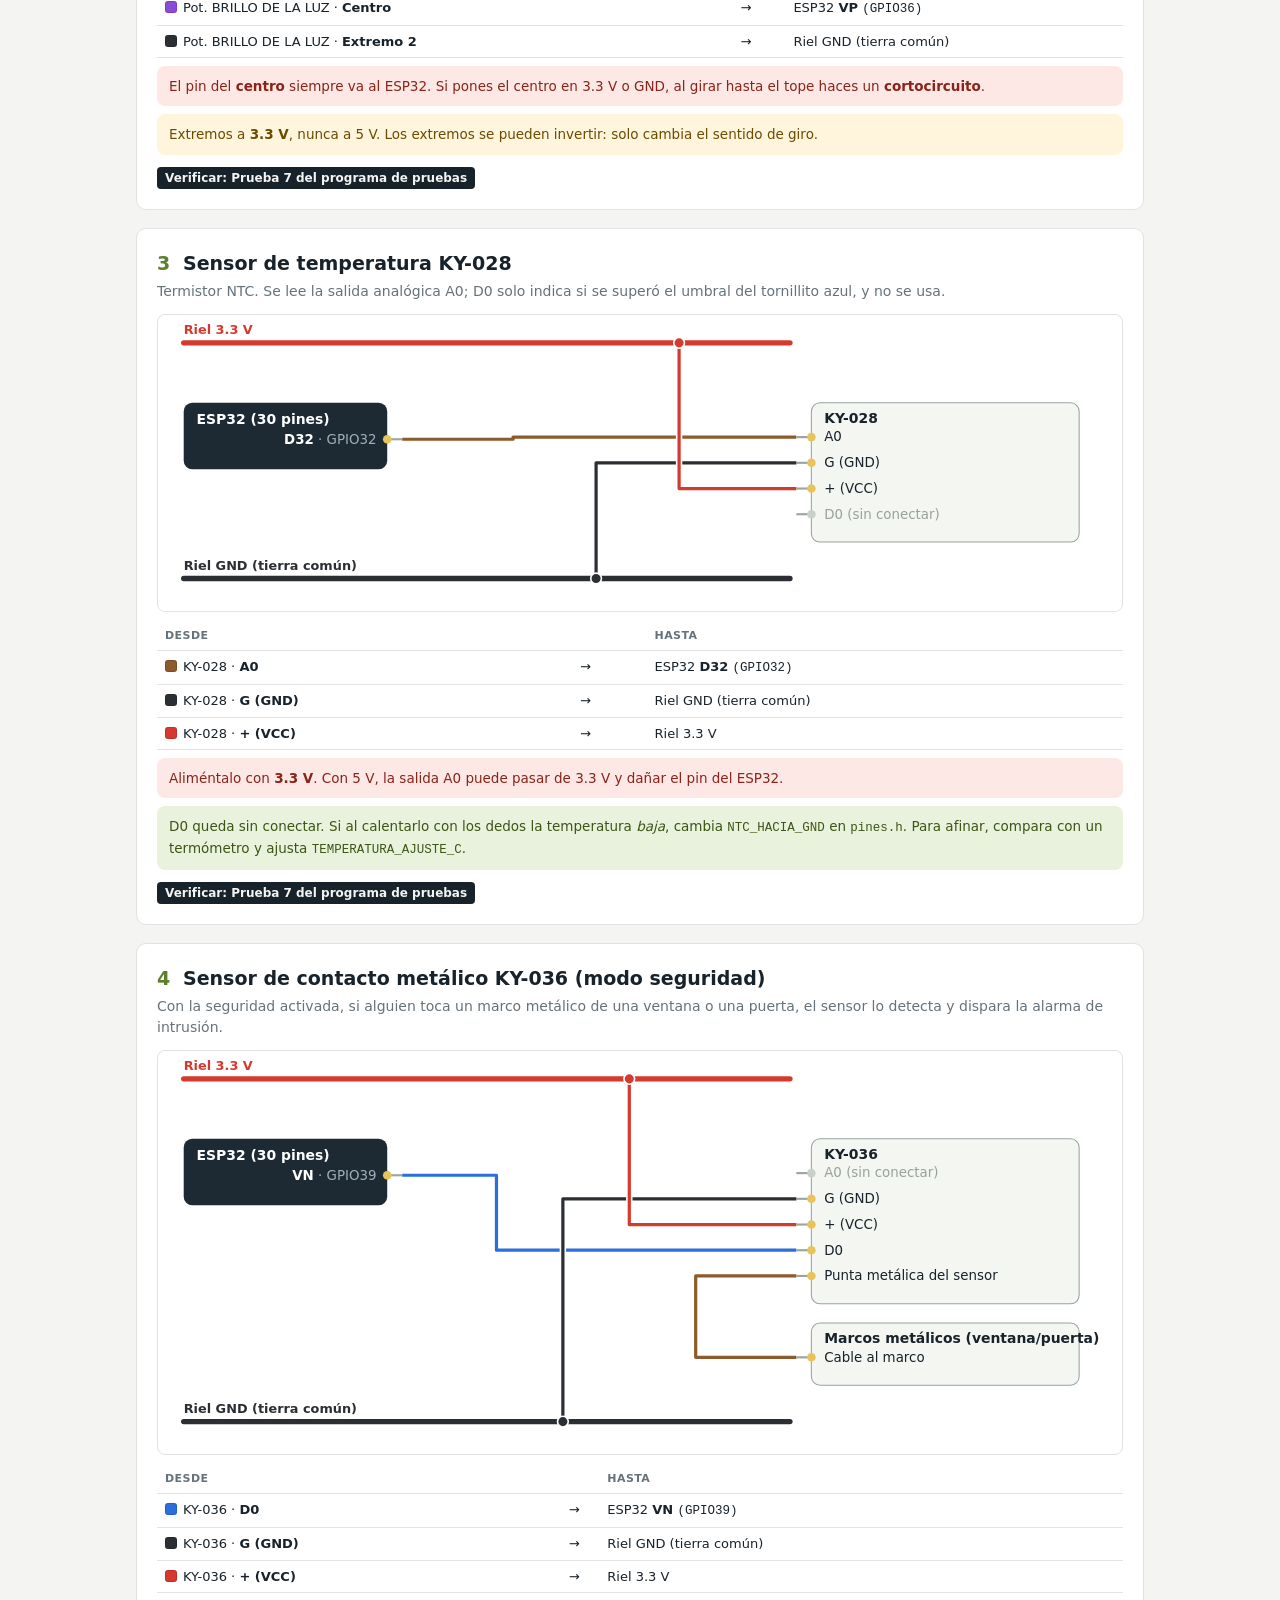
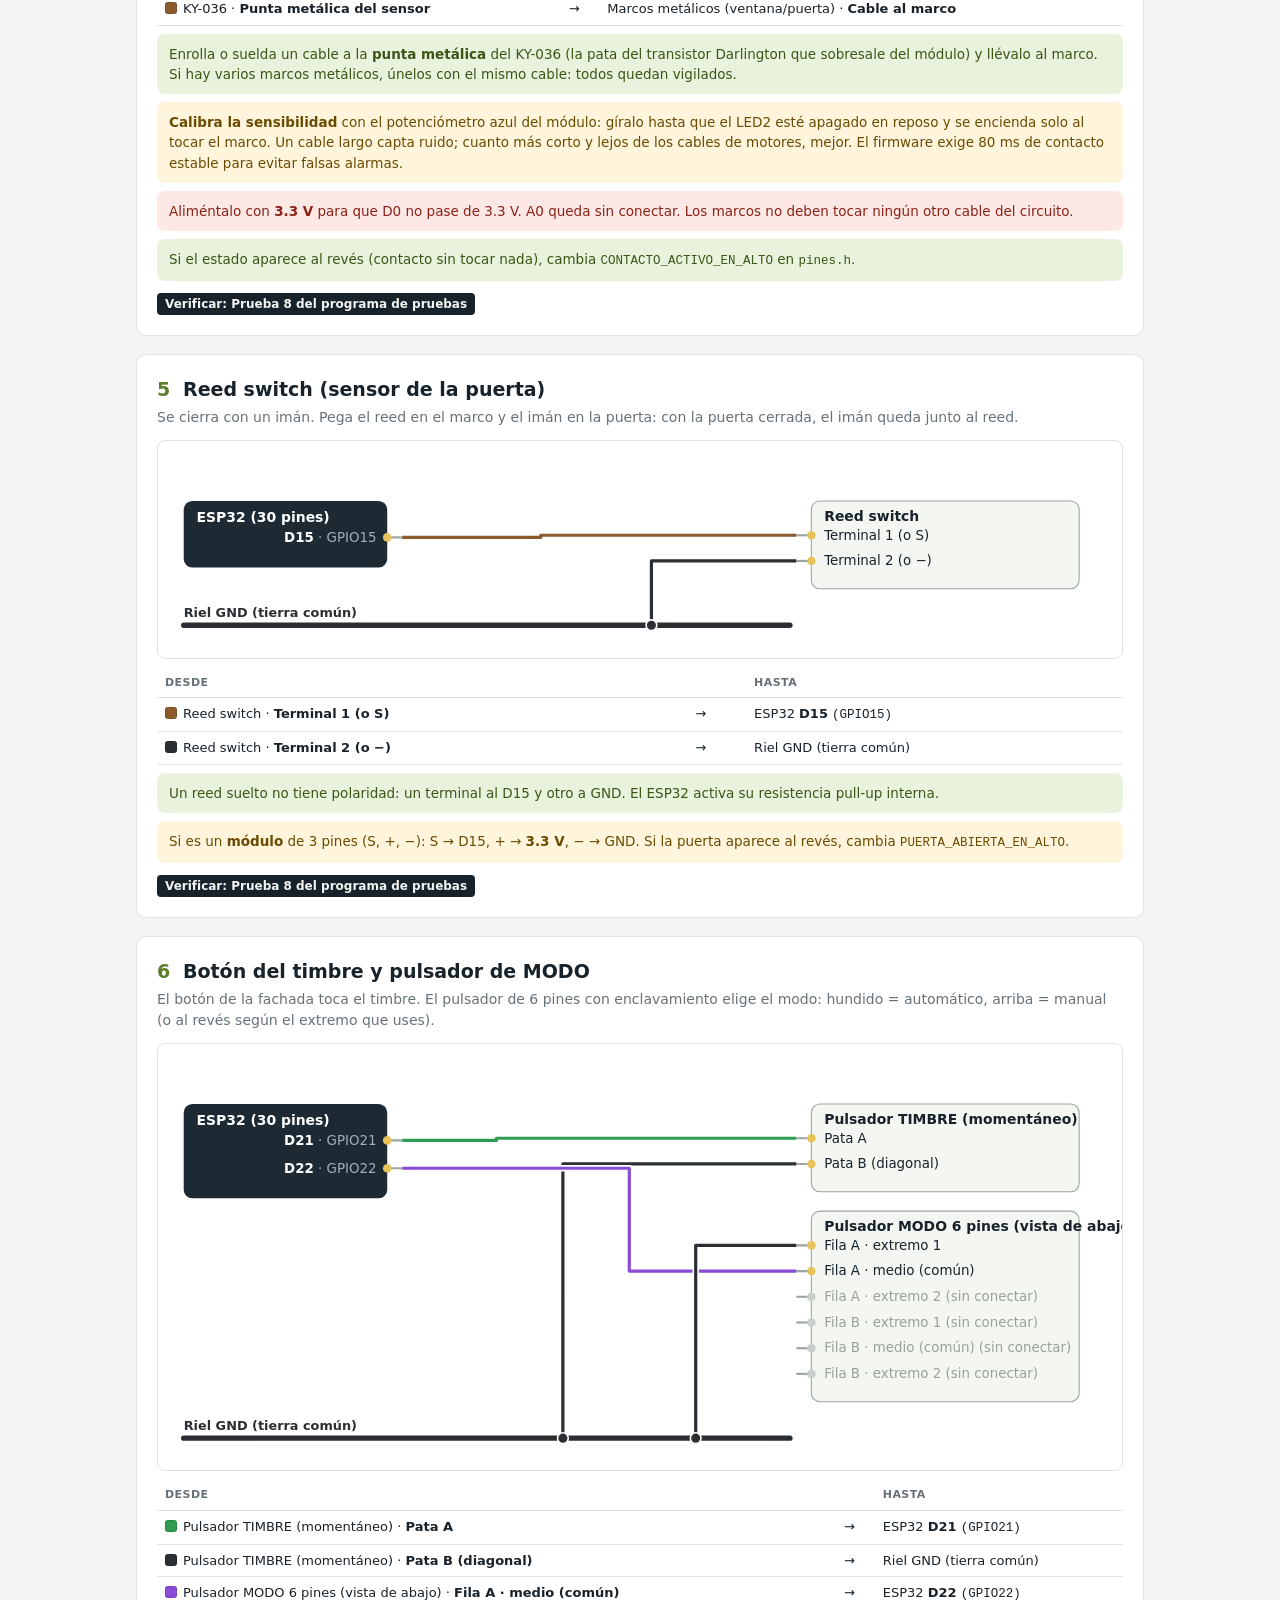
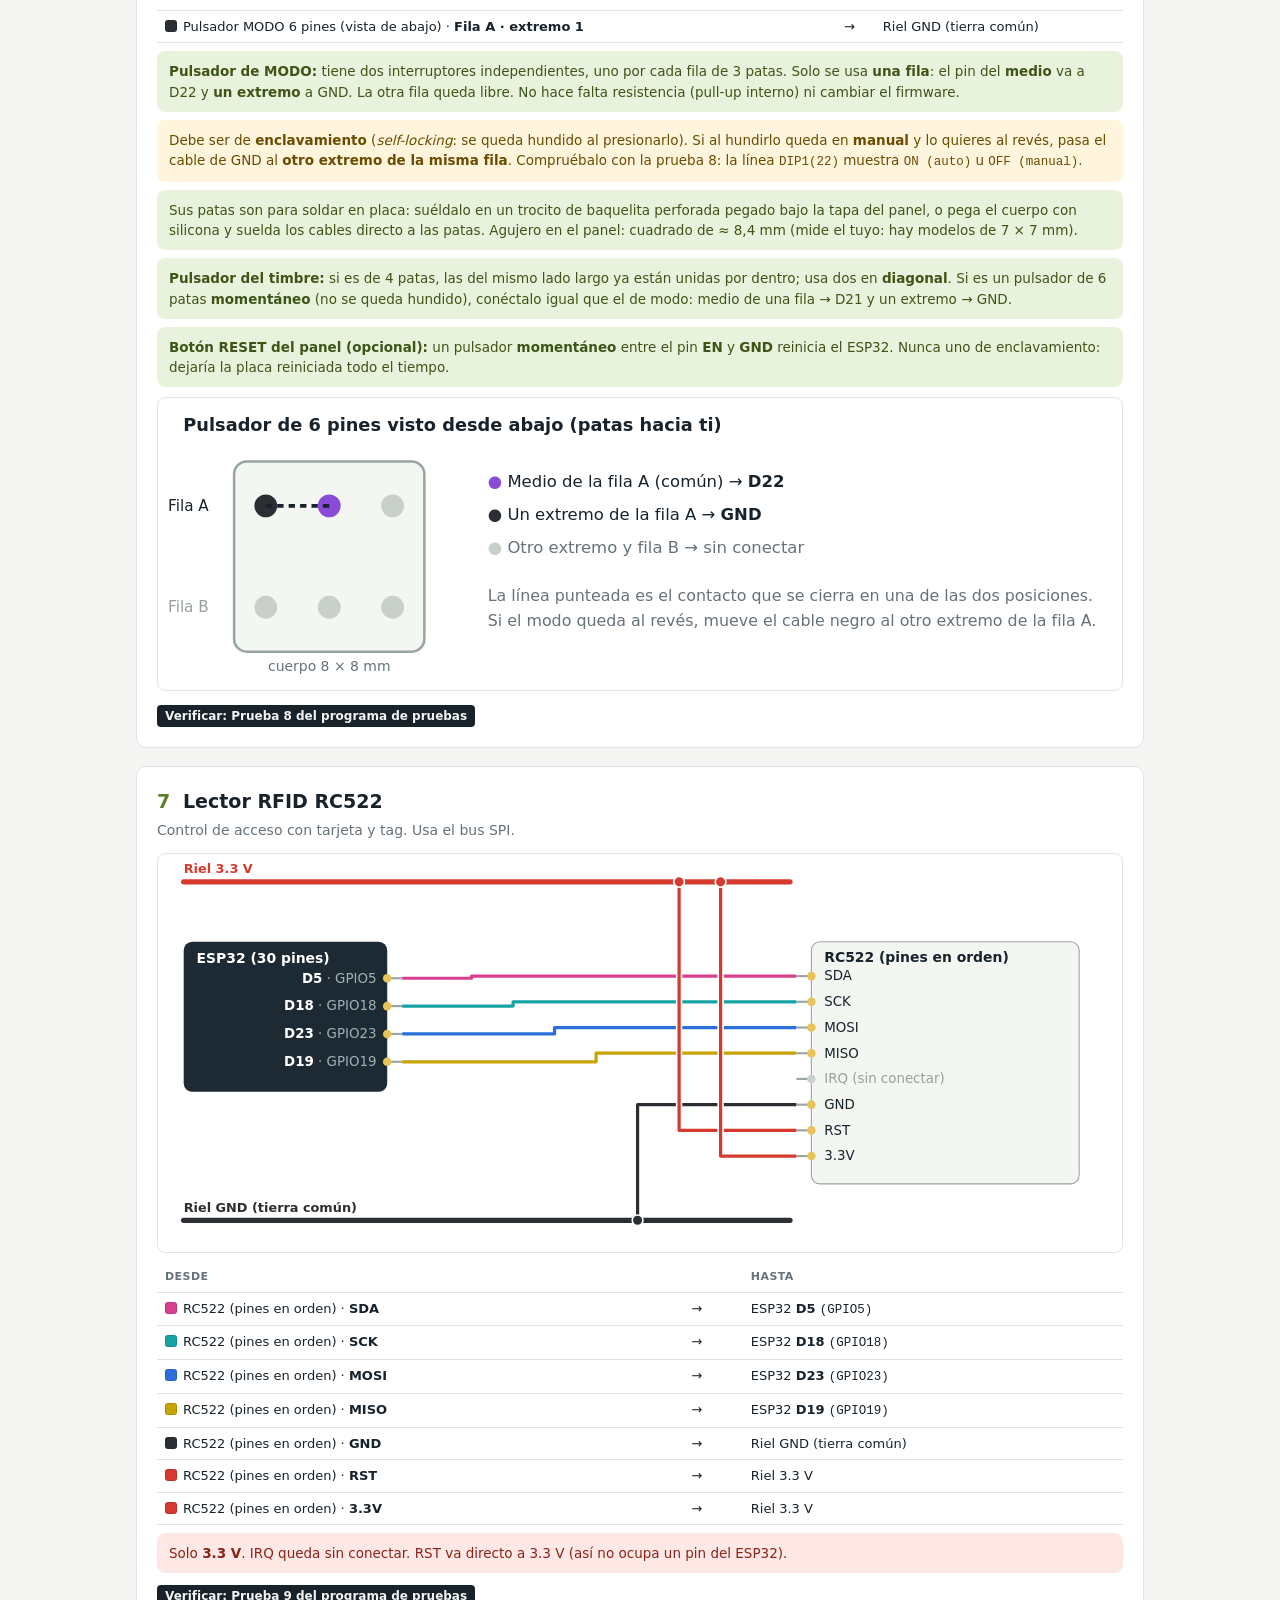
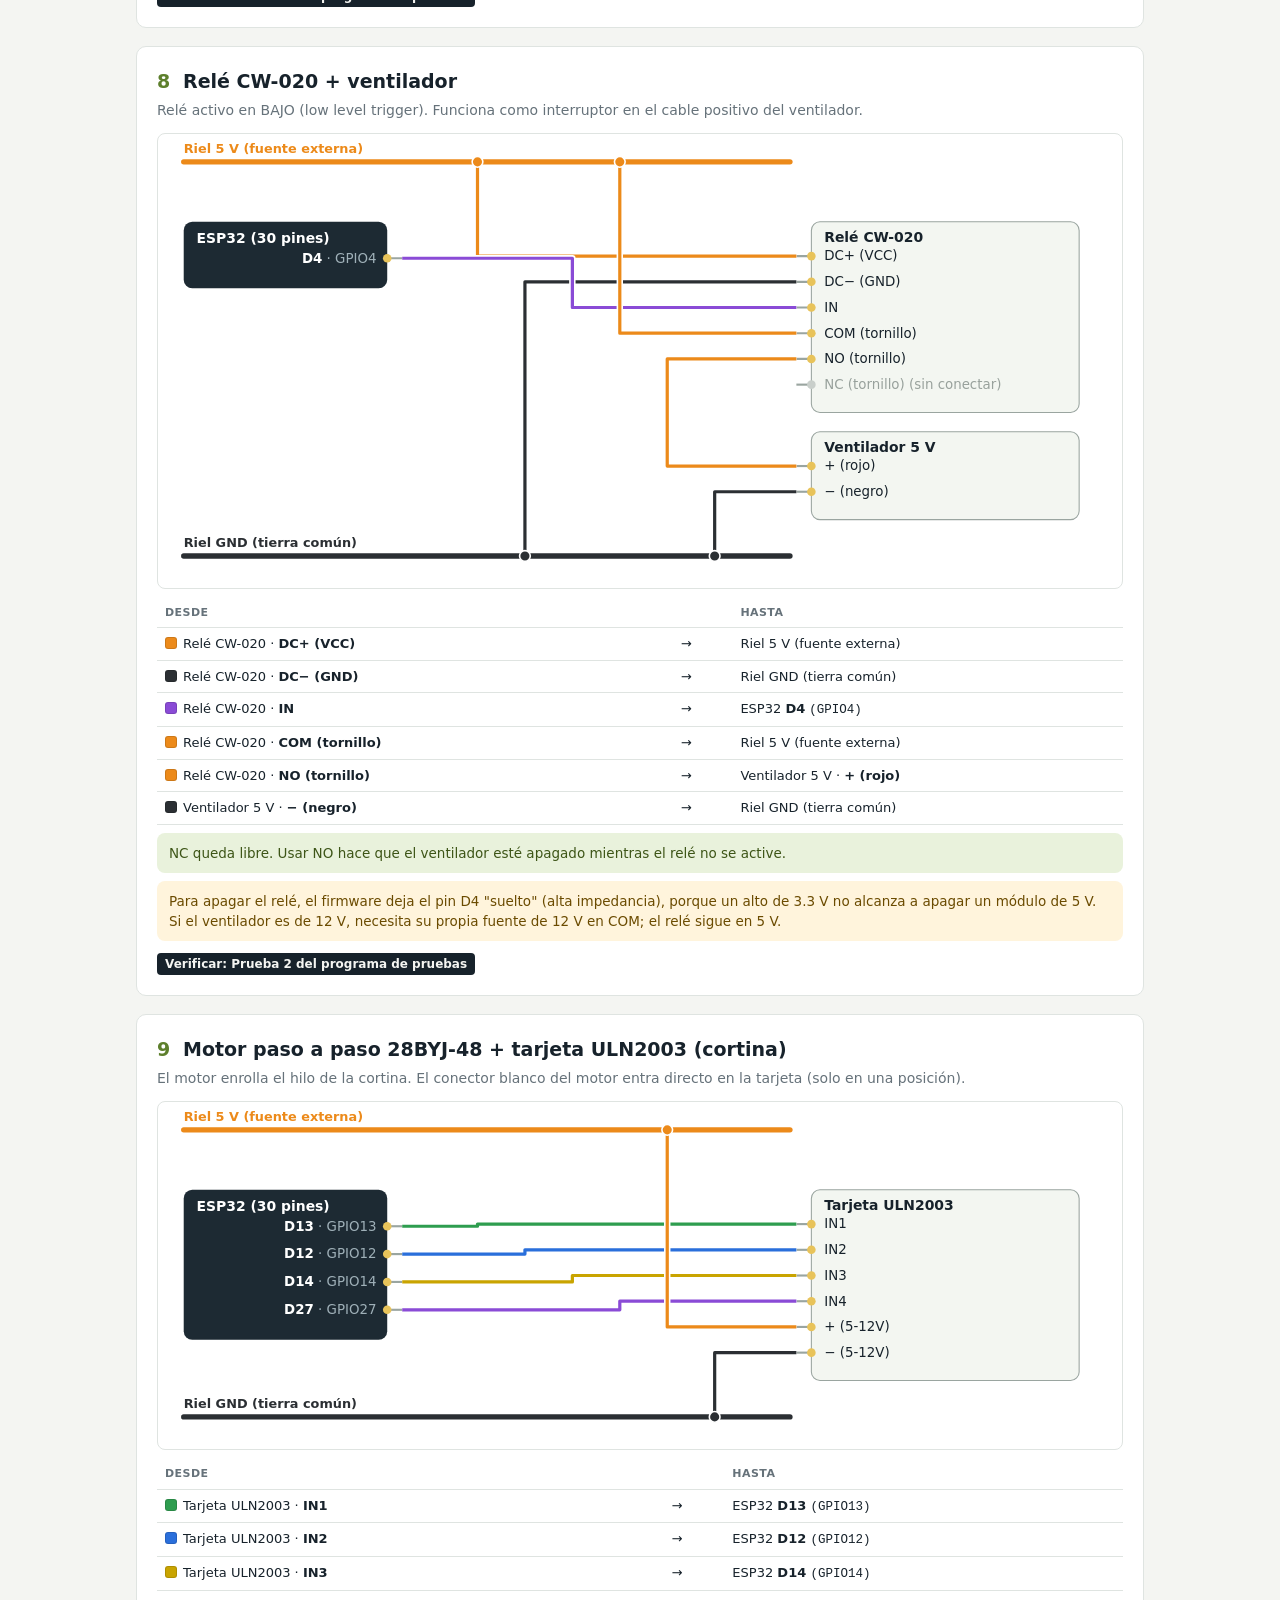
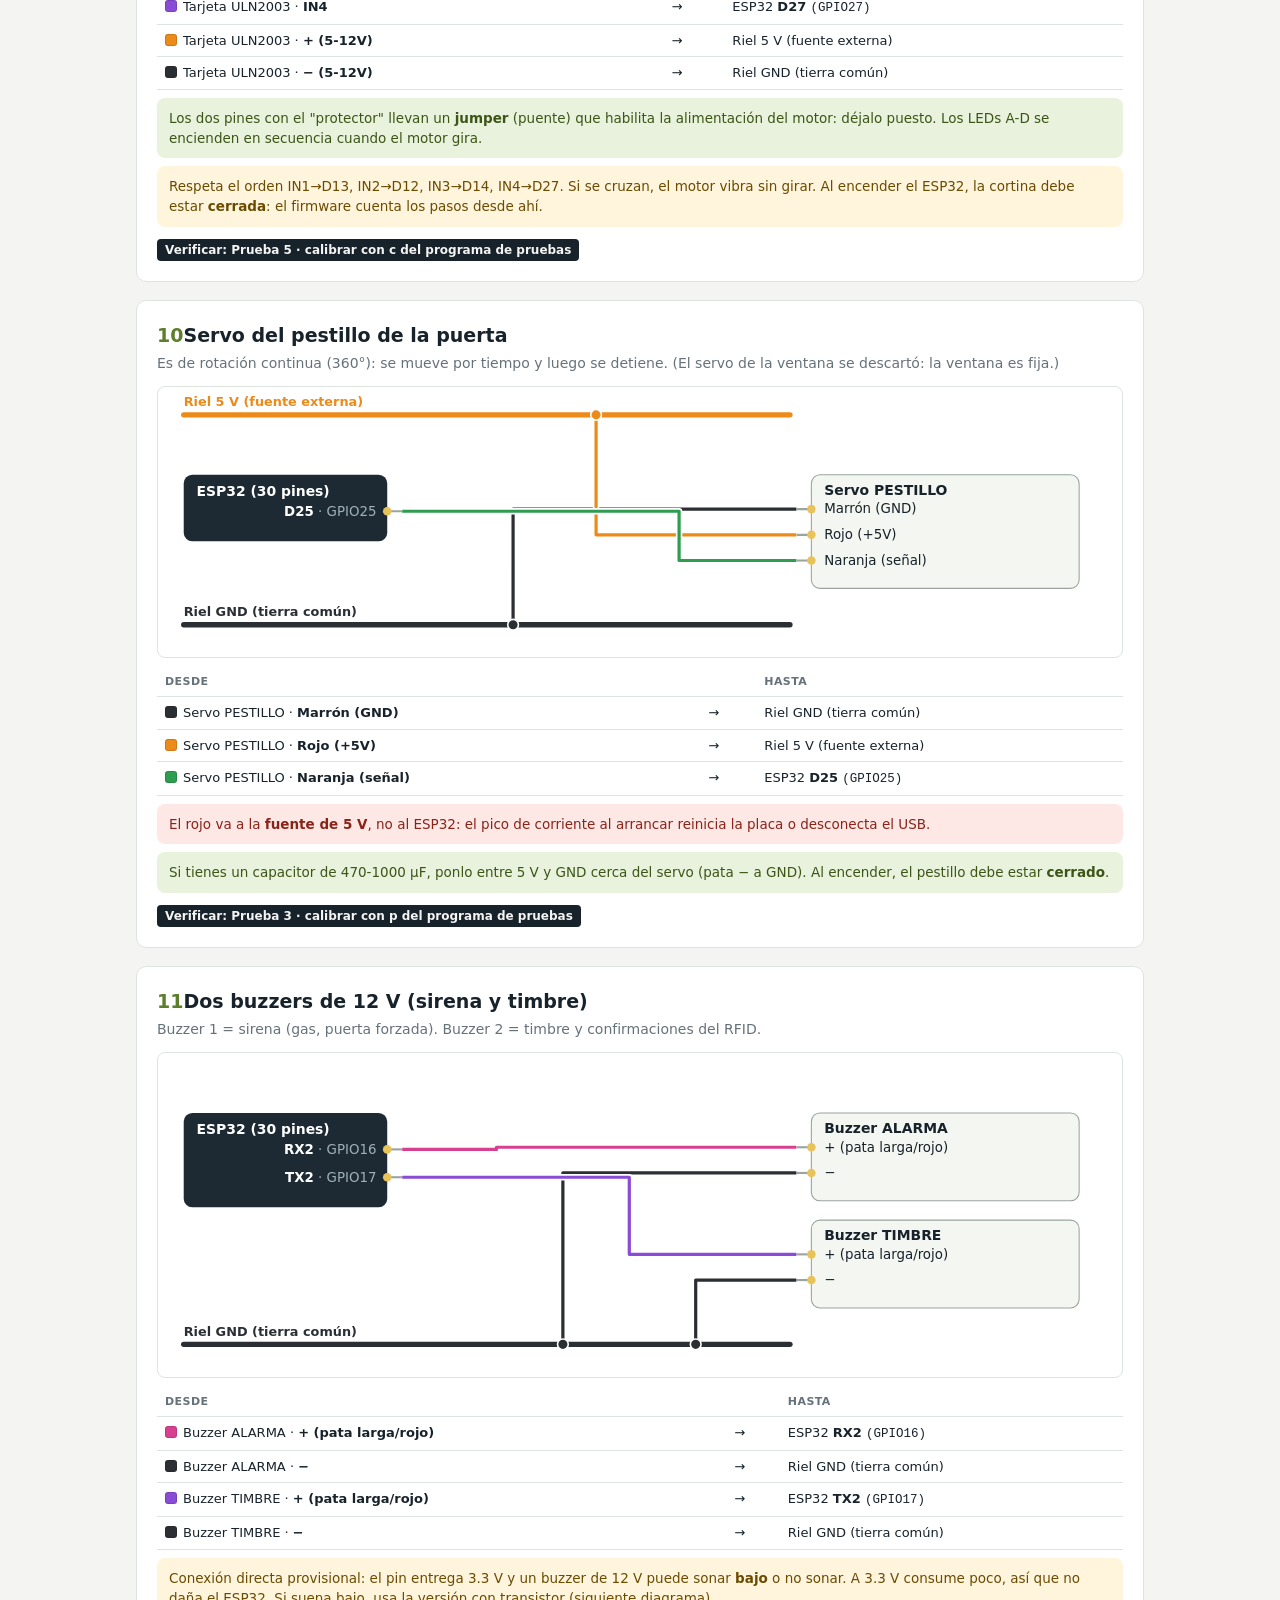
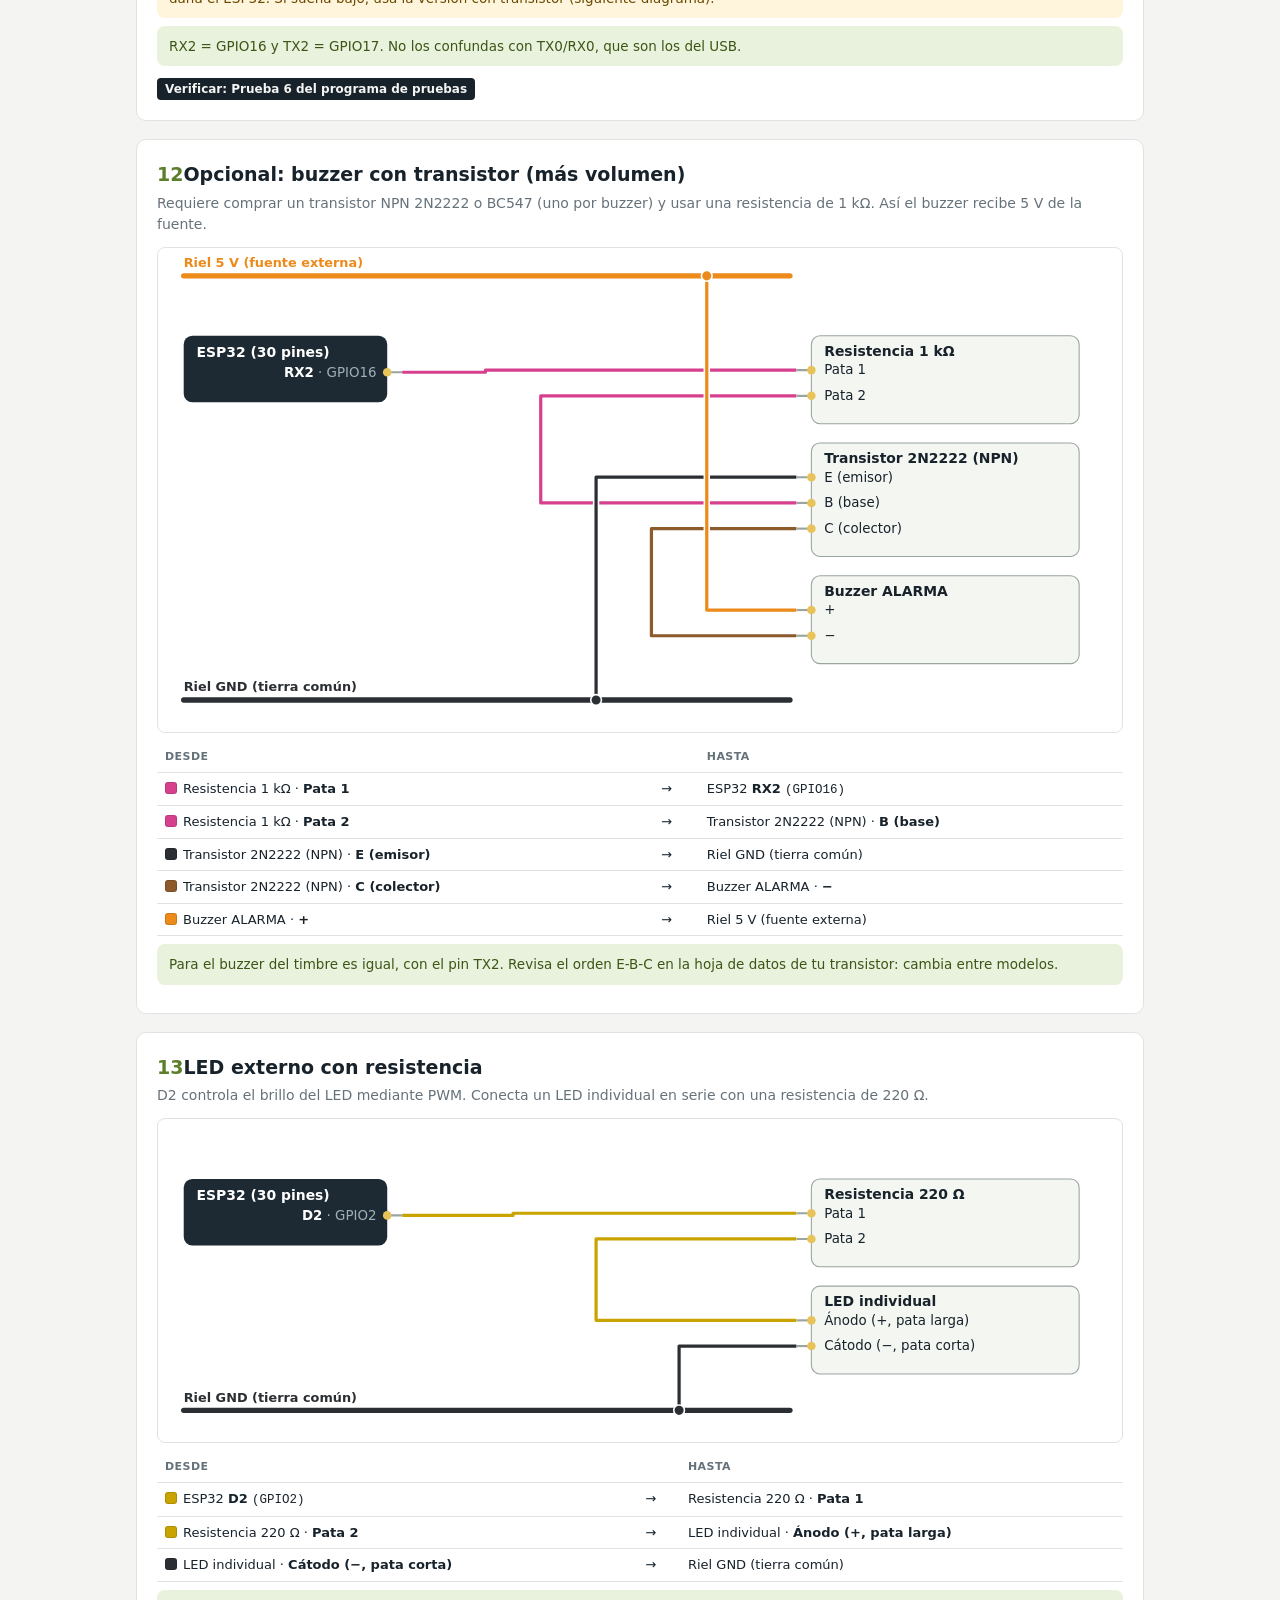
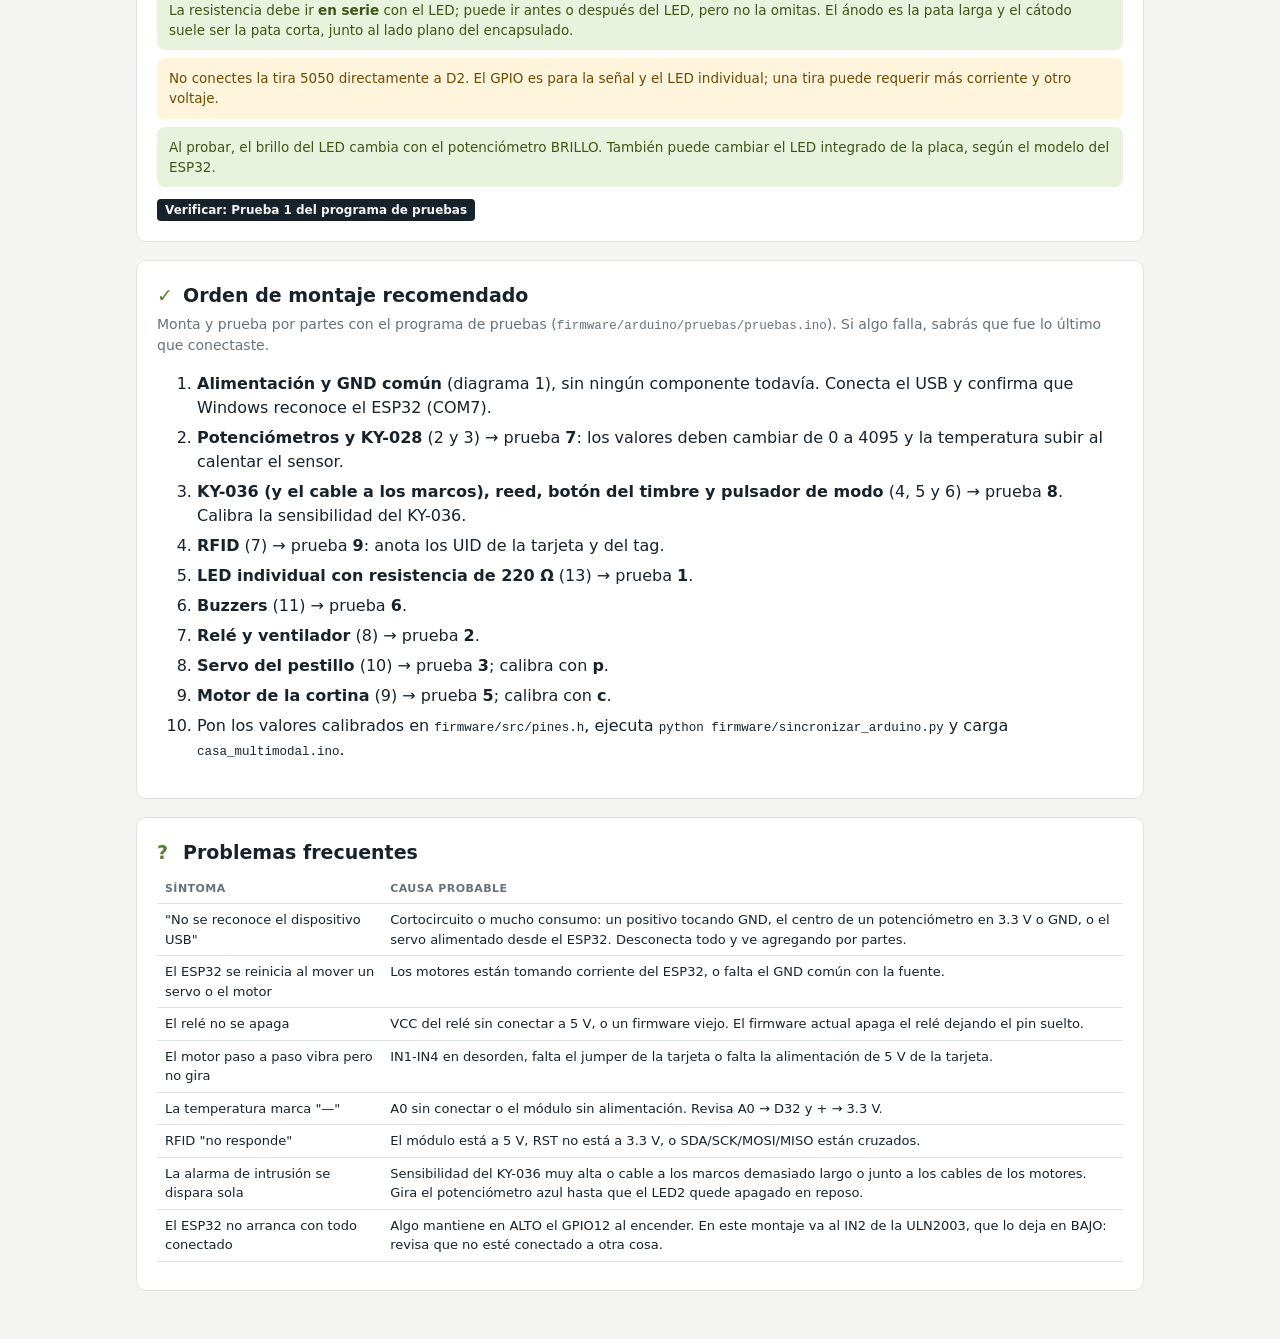
<file: docs/montaje.html>
<!doctype html>
<html lang="es">
<head>
<meta charset="utf-8">
<meta name="viewport" content="width=device-width, initial-scale=1">
<title>Montaje casa multimodal</title>
<style>
:root{--ink:#17222b;--muted:#66727a;--line:#dfe4e1;--paper:#f4f5f2;--card:#fff;--accent:#5d7f2c;--warn-bg:#fff4dc;--warn-ink:#6b4b00;--danger-bg:#fde8e5;--danger-ink:#8a2318;font-family:system-ui,-apple-system,"Segoe UI",sans-serif;color:var(--ink);background:var(--paper)}
@media (prefers-color-scheme:dark){:root:not([data-theme="light"]){--ink:#e6ebe8;--muted:#9aa5a0;--line:#2e3a40;--paper:#11181d;--card:#1a2329;--accent:#a9cf6b;--warn-bg:#3a3018;--warn-ink:#f3d58f;--danger-bg:#3c1f1b;--danger-ink:#f4b3a9}}
:root[data-theme="dark"]{--ink:#e6ebe8;--muted:#9aa5a0;--line:#2e3a40;--paper:#11181d;--card:#1a2329;--accent:#a9cf6b;--warn-bg:#3a3018;--warn-ink:#f3d58f;--danger-bg:#3c1f1b;--danger-ink:#f4b3a9}
*{box-sizing:border-box}
body{margin:0;background:var(--paper);line-height:1.5}
header{padding:28px 16px 10px;max-width:1040px;margin:auto}
header h1{margin:0 0 6px;font-size:28px}
header p{margin:0;color:var(--muted)}
main{max-width:1040px;margin:auto;padding:0 16px 60px}
nav.toc{display:flex;flex-wrap:wrap;gap:6px;margin:16px 0 8px}
nav.toc a{font-size:12px;text-decoration:none;color:var(--ink);border:1px solid var(--line);background:var(--card);border-radius:14px;padding:4px 10px}
section{background:var(--card);border:1px solid var(--line);border-radius:10px;padding:20px;margin:18px 0;break-inside:avoid}
section h2{margin:0 0 4px;font-size:19px}
section h2 .num{display:inline-block;min-width:26px;color:var(--accent)}
.lead{color:var(--muted);margin:0 0 12px;font-size:14px}
.sheet{background:#fff;border:1px solid #dfe4e1;border-radius:8px;overflow-x:auto;margin:10px 0}
.sheet svg{display:block;min-width:760px;width:100%;height:auto}
table{border-collapse:collapse;width:100%;font-size:13px;margin:8px 0}
th,td{text-align:left;padding:6px 8px;border-bottom:1px solid var(--line);vertical-align:top}
th{font-size:11px;letter-spacing:.04em;text-transform:uppercase;color:var(--muted)}
.chip{display:inline-block;width:12px;height:12px;border-radius:3px;margin-right:6px;vertical-align:-1px;border:1px solid #0002}
code,.mono{font-family:ui-monospace,Consolas,monospace;font-size:12.5px}
.note{border-radius:8px;padding:10px 12px;margin:8px 0;font-size:13.5px}
.note.warn{background:var(--warn-bg);color:var(--warn-ink)}
.note.danger{background:var(--danger-bg);color:var(--danger-ink)}
.note.tip{background:#e9f2dc;color:#3d5517}
@media (prefers-color-scheme:dark){:root:not([data-theme="light"]) .note.tip{background:#24321a;color:#cfe6a8}}
.test{display:inline-block;font-size:12px;font-weight:700;background:var(--ink);color:var(--paper);border-radius:4px;padding:2px 8px;margin-top:4px}
ol.steps li{margin:6px 0}
.grid2{display:grid;grid-template-columns:1fr 1fr;gap:16px}
@media (max-width:760px){.grid2{grid-template-columns:1fr}header h1{font-size:23px}}
@media print{body{background:#fff}nav.toc{display:none}section{border:0;padding:0;margin:0 0 18px;page-break-inside:avoid}}
</style>
</head>
<body>
<header>
  <h1>Guía de montaje · Casa multimodal</h1>
  <p>ESP32 DevKit de 30 pines (15 por lado). Cada diagrama muestra solo los pines que usa ese componente. Los cables de colores son sugerencias: lo importante es que cada punto termine donde indica la tabla.</p>
  <nav class="toc" id="toc"></nav>
</header>
<main id="contenido"></main>

<script>
// ------------------------------------------------------------------ datos del montaje
const C = { v33: "#d63a2f", v5: "#ec8a1a", gnd: "#2b2f33", s1: "#2e9d4f", s2: "#2a6fdb", s3: "#c9a400", s4: "#8a4bd6", s5: "#16a3a3", s6: "#d6408f", s7: "#8c5a2b" };
const RAIL = { "3V3": { name: "Riel 3.3 V", color: C.v33 }, "5V": { name: "Riel 5 V (fuente externa)", color: C.v5 }, "GND": { name: "Riel GND (tierra común)", color: C.gnd } };

// Placa de 30 pines: lado izquierdo y derecho, de arriba (antena) a abajo (USB).
const BOARD = {
  left: [["EN", "", "Botón RESET del panel (opcional, a GND)", "#9aa5a0"], ["VP", 36, "Potenciómetro BRILLO (centro)", C.s4], ["VN", 39, "KY-036 contacto (D0) · seguridad", C.s2], ["D34", 34, "Potenciómetro GAS (centro)", C.s1], ["D35", 35, "Potenciómetro CONSIGNA (centro)", C.s3], ["D32", 32, "KY-028 temperatura (A0)", C.s7], ["D33", 33, "Potenciómetro LUZ (centro)", C.s5], ["D25", 25, "Servo PESTILLO (naranja)", C.s1], ["D26", 26, "Libre (antes servo de la ventana)"], ["D27", 27, "ULN2003 IN4", C.s4], ["D14", 14, "ULN2003 IN3", C.s3], ["D12", 12, "ULN2003 IN2", C.s2], ["D13", 13, "ULN2003 IN1", C.s1], ["GND", "", "Riel GND", C.gnd], ["VIN", "", "No conectar (se usa el USB)"]],
  right: [["D23", 23, "RFID MOSI", C.s2], ["D22", 22, "Pulsador MODO (6 pines, enclavamiento)", C.s4], ["TX0", 1, "No usar (USB)"], ["RX0", 3, "No usar (USB)"], ["D21", 21, "Botón TIMBRE", C.s1], ["D19", 19, "RFID MISO", C.s3], ["D18", 18, "RFID SCK", C.s5], ["D5", 5, "RFID SDA", C.s6], ["TX2", 17, "Buzzer TIMBRE (+)", C.s4], ["RX2", 16, "Buzzer ALARMA (+)", C.s6], ["D4", 4, "Relé IN", C.s4], ["D2", 2, "Control de luz (PWM)", C.s3], ["D15", 15, "Reed switch (puerta)", C.s7], ["GND", "", "Riel GND", C.gnd], ["3V3", "", "Riel 3.3 V", C.v33]]
};

// Diagramas: esp = pines del ESP32 usados; parts = componentes (pines en orden físico);
// wires = [desde, hasta, color]. Puntos: "esp:D32", "pieza:pin" o "rail:3V3|5V|GND".
const DIAGRAMS = [
  {
    id: "energia", title: "Alimentación y tierra común", lead: "Hazlo primero. El ESP32 se alimenta por el USB del computador; la fuente de 5 V alimenta solo los motores, el relé y el ventilador.",
    esp: ["3V3", "GND"], rails: ["3V3", "5V", "GND"],
    parts: [{ id: "fuente", name: "Fuente 5 V", pins: ["+", "−"] }],
    wires: [["esp:3V3", "rail:3V3", C.v33], ["esp:GND", "rail:GND", C.gnd], ["fuente:+", "rail:5V", C.v5], ["fuente:−", "rail:GND", C.gnd]],
    notes: [
      ["danger", "El <b>+</b> de la fuente de 5 V <b>nunca</b> va a un pin del ESP32 (ni a VIN mientras esté el USB). Lo único que se une entre la fuente y el ESP32 es el <b>GND</b>."],
      ["warn", "No unas el riel de 3.3 V con el de 5 V. Revisa con el multímetro, antes de conectar el ESP32, que no haya continuidad entre ningún riel positivo y GND."],
      ["tip", "En la protoboard: usa un par de rieles laterales para 3.3 V / GND y el otro par para 5 V / GND, y une los dos GND con un cable."]
    ],
    extra: `<table><thead><tr><th>Riel</th><th>Qué se conecta</th><th>Consumo aproximado</th></tr></thead><tbody>
      <tr><td><span class="chip" style="background:${C.v33}"></span>3.3 V (pin 3V3 del ESP32)</td><td>4 potenciómetros, KY-028, KY-036, RFID (3.3V y RST)</td><td>&lt; 40 mA</td></tr>
      <tr><td><span class="chip" style="background:${C.v5}"></span>5 V (fuente)</td><td>Relé (DC+), ventilador (por el relé), tarjeta ULN2003 (+), servo del pestillo (rojo)</td><td>Hasta ~1 A con todo moviéndose → usa una fuente de <b>2 A</b> o más</td></tr>
      <tr><td><span class="chip" style="background:${C.gnd}"></span>GND común</td><td>Todo: ESP32, fuente, sensores, motores, relé, buzzers</td><td>—</td></tr></tbody></table>`
  },
  {
    id: "potenciometros", title: "Cuatro potenciómetros", lead: "Simulan el sensor de luz y el de gas, y dan dos ajustes reales: la consigna del termostato y el brillo de la luz.",
    esp: ["D33", "D34", "D35", "VP"], rails: ["3V3", "GND"],
    parts: [
      { id: "pl", name: "Pot. LUZ AMBIENTE", pins: ["Extremo 1", "Centro", "Extremo 2"] },
      { id: "pg", name: "Pot. GAS", pins: ["Extremo 1", "Centro", "Extremo 2"] },
      { id: "pc", name: "Pot. CONSIGNA (18–32 °C)", pins: ["Extremo 1", "Centro", "Extremo 2"] },
      { id: "pb", name: "Pot. BRILLO DE LA LUZ", pins: ["Extremo 1", "Centro", "Extremo 2"] }
    ],
    wires: [["pl:Extremo 1", "rail:3V3", C.v33], ["pl:Centro", "esp:D33", C.s5], ["pl:Extremo 2", "rail:GND", C.gnd],
            ["pg:Extremo 1", "rail:3V3", C.v33], ["pg:Centro", "esp:D34", C.s1], ["pg:Extremo 2", "rail:GND", C.gnd],
            ["pc:Extremo 1", "rail:3V3", C.v33], ["pc:Centro", "esp:D35", C.s3], ["pc:Extremo 2", "rail:GND", C.gnd],
            ["pb:Extremo 1", "rail:3V3", C.v33], ["pb:Centro", "esp:VP", C.s4], ["pb:Extremo 2", "rail:GND", C.gnd]],
    notes: [
      ["danger", "El pin del <b>centro</b> siempre va al ESP32. Si pones el centro en 3.3 V o GND, al girar hasta el tope haces un <b>cortocircuito</b>."],
      ["warn", "Extremos a <b>3.3 V</b>, nunca a 5 V. Los extremos se pueden invertir: solo cambia el sentido de giro."]
    ], test: "Prueba 7"
  },
  {
    id: "temperatura", title: "Sensor de temperatura KY-028", lead: "Termistor NTC. Se lee la salida analógica A0; D0 solo indica si se superó el umbral del tornillito azul, y no se usa.",
    esp: ["D32"], rails: ["3V3", "GND"],
    parts: [{ id: "ky", name: "KY-028", pins: ["A0", "G (GND)", "+ (VCC)", "D0"] }],
    wires: [["ky:A0", "esp:D32", C.s7], ["ky:G (GND)", "rail:GND", C.gnd], ["ky:+ (VCC)", "rail:3V3", C.v33]],
    notes: [
      ["danger", "Aliméntalo con <b>3.3 V</b>. Con 5 V, la salida A0 puede pasar de 3.3 V y dañar el pin del ESP32."],
      ["tip", "D0 queda sin conectar. Si al calentarlo con los dedos la temperatura <i>baja</i>, cambia <code>NTC_HACIA_GND</code> en <code>pines.h</code>. Para afinar, compara con un termómetro y ajusta <code>TEMPERATURA_AJUSTE_C</code>."]
    ], test: "Prueba 7"
  },
  {
    id: "contacto", title: "Sensor de contacto metálico KY-036 (modo seguridad)", lead: "Con la seguridad activada, si alguien toca un marco metálico de una ventana o una puerta, el sensor lo detecta y dispara la alarma de intrusión.",
    esp: ["VN"], rails: ["3V3", "GND"],
    parts: [
      { id: "ky36", name: "KY-036", pins: ["A0", "G (GND)", "+ (VCC)", "D0", "Punta metálica del sensor"] },
      { id: "marco", name: "Marcos metálicos (ventana/puerta)", pins: ["Cable al marco"] }
    ],
    wires: [["ky36:D0", "esp:VN", C.s2], ["ky36:G (GND)", "rail:GND", C.gnd], ["ky36:+ (VCC)", "rail:3V3", C.v33], ["ky36:Punta metálica del sensor", "marco:Cable al marco", C.s7]],
    notes: [
      ["tip", "Enrolla o suelda un cable a la <b>punta metálica</b> del KY-036 (la pata del transistor Darlington que sobresale del módulo) y llévalo al marco. Si hay varios marcos metálicos, únelos con el mismo cable: todos quedan vigilados."],
      ["warn", "<b>Calibra la sensibilidad</b> con el potenciómetro azul del módulo: gíralo hasta que el LED2 esté apagado en reposo y se encienda solo al tocar el marco. Un cable largo capta ruido; cuanto más corto y lejos de los cables de motores, mejor. El firmware exige 80 ms de contacto estable para evitar falsas alarmas."],
      ["danger", "Aliméntalo con <b>3.3 V</b> para que D0 no pase de 3.3 V. A0 queda sin conectar. Los marcos no deben tocar ningún otro cable del circuito."],
      ["tip", "Si el estado aparece al revés (contacto sin tocar nada), cambia <code>CONTACTO_ACTIVO_EN_ALTO</code> en <code>pines.h</code>."]
    ],
    test: "Prueba 8"
  },
  {
    id: "reed", title: "Reed switch (sensor de la puerta)", lead: "Se cierra con un imán. Pega el reed en el marco y el imán en la puerta: con la puerta cerrada, el imán queda junto al reed.",
    esp: ["D15"], rails: ["GND"],
    parts: [{ id: "rd", name: "Reed switch", pins: ["Terminal 1 (o S)", "Terminal 2 (o −)"] }],
    wires: [["rd:Terminal 1 (o S)", "esp:D15", C.s7], ["rd:Terminal 2 (o −)", "rail:GND", C.gnd]],
    notes: [
      ["tip", "Un reed suelto no tiene polaridad: un terminal al D15 y otro a GND. El ESP32 activa su resistencia pull-up interna."],
      ["warn", "Si es un <b>módulo</b> de 3 pines (S, +, −): S → D15, + → <b>3.3 V</b>, − → GND. Si la puerta aparece al revés, cambia <code>PUERTA_ABIERTA_EN_ALTO</code>."]
    ], test: "Prueba 8"
  },
  {
    id: "botones", title: "Botón del timbre y pulsador de MODO", lead: "El botón de la fachada toca el timbre. El pulsador de 6 pines con enclavamiento elige el modo: hundido = automático, arriba = manual (o al revés según el extremo que uses).",
    esp: ["D21", "D22"], rails: ["GND"],
    parts: [
      { id: "bt", name: "Pulsador TIMBRE (momentáneo)", pins: ["Pata A", "Pata B (diagonal)"] },
      { id: "modo", name: "Pulsador MODO 6 pines (vista de abajo)", pins: ["Fila A · extremo 1", "Fila A · medio (común)", "Fila A · extremo 2", "Fila B · extremo 1", "Fila B · medio (común)", "Fila B · extremo 2"] }
    ],
    wires: [["bt:Pata A", "esp:D21", C.s1], ["bt:Pata B (diagonal)", "rail:GND", C.gnd], ["modo:Fila A · medio (común)", "esp:D22", C.s4], ["modo:Fila A · extremo 1", "rail:GND", C.gnd]],
    notes: [
      ["tip", "<b>Pulsador de MODO:</b> tiene dos interruptores independientes, uno por cada fila de 3 patas. Solo se usa <b>una fila</b>: el pin del <b>medio</b> va a D22 y <b>un extremo</b> a GND. La otra fila queda libre. No hace falta resistencia (pull-up interno) ni cambiar el firmware."],
      ["warn", "Debe ser de <b>enclavamiento</b> (<i>self-locking</i>: se queda hundido al presionarlo). Si al hundirlo queda en <b>manual</b> y lo quieres al revés, pasa el cable de GND al <b>otro extremo de la misma fila</b>. Compruébalo con la prueba 8: la línea <span class=\"mono\">DIP1(22)</span> muestra <span class=\"mono\">ON (auto)</span> u <span class=\"mono\">OFF (manual)</span>."],
      ["tip", "Sus patas son para soldar en placa: suéldalo en un trocito de baquelita perforada pegado bajo la tapa del panel, o pega el cuerpo con silicona y suelda los cables directo a las patas. Agujero en el panel: cuadrado de ≈ 8,4 mm (mide el tuyo: hay modelos de 7 × 7 mm)."],
      ["tip", "<b>Pulsador del timbre:</b> si es de 4 patas, las del mismo lado largo ya están unidas por dentro; usa dos en <b>diagonal</b>. Si es un pulsador de 6 patas <b>momentáneo</b> (no se queda hundido), conéctalo igual que el de modo: medio de una fila → D21 y un extremo → GND."],
      ["tip", "<b>Botón RESET del panel (opcional):</b> un pulsador <b>momentáneo</b> entre el pin <b>EN</b> y <b>GND</b> reinicia el ESP32. Nunca uno de enclavamiento: dejaría la placa reiniciada todo el tiempo."]
    ],
    extra: `<div class="sheet"><svg viewBox="0 0 760 230" xmlns="http://www.w3.org/2000/svg" font-family="system-ui,Segoe UI,sans-serif" role="img" aria-label="Patas del pulsador de 6 pines visto desde abajo">
      <text x="20" y="26" font-size="14" font-weight="700" fill="#17222b">Pulsador de 6 pines visto desde abajo (patas hacia ti)</text>
      <rect x="60" y="50" width="150" height="150" rx="10" fill="#f3f6f1" stroke="#9aa5a0" stroke-width="2"/>
      <text x="135" y="215" font-size="11" text-anchor="middle" fill="#66727a">cuerpo 8 × 8 mm</text>
      ${[0, 1, 2].map(i => `<circle cx="${85 + i * 50}" cy="85" r="9" fill="${i === 1 ? C.s4 : i === 0 ? C.gnd : "#c9cfcb"}"/>`).join("")}
      ${[0, 1, 2].map(i => `<circle cx="${85 + i * 50}" cy="165" r="9" fill="#c9cfcb"/>`).join("")}
      <text x="40" y="89" font-size="12" text-anchor="end" fill="#17222b">Fila A</text>
      <text x="40" y="169" font-size="12" text-anchor="end" fill="#98a19c">Fila B</text>
      <line x1="85" y1="85" x2="135" y2="85" stroke="#17222b" stroke-width="3" stroke-dasharray="5 4"/>
      <text x="260" y="70" font-size="13" fill="#17222b"><tspan font-weight="700" fill="${C.s4}">●</tspan> Medio de la fila A (común) → <tspan font-weight="700">D22</tspan></text>
      <text x="260" y="96" font-size="13" fill="#17222b"><tspan font-weight="700" fill="${C.gnd}">●</tspan> Un extremo de la fila A → <tspan font-weight="700">GND</tspan></text>
      <text x="260" y="122" font-size="13" fill="#66727a"><tspan fill="#c9cfcb">●</tspan> Otro extremo y fila B → sin conectar</text>
      <text x="260" y="160" font-size="12.5" fill="#66727a">La línea punteada es el contacto que se cierra en una de las dos posiciones.</text>
      <text x="260" y="180" font-size="12.5" fill="#66727a">Si el modo queda al revés, mueve el cable negro al otro extremo de la fila A.</text>
    </svg></div>`,
    test: "Prueba 8"
  },
  {
    id: "rfid", title: "Lector RFID RC522", lead: "Control de acceso con tarjeta y tag. Usa el bus SPI.",
    esp: ["D5", "D18", "D23", "D19"], rails: ["3V3", "GND"],
    parts: [{ id: "rc", name: "RC522 (pines en orden)", pins: ["SDA", "SCK", "MOSI", "MISO", "IRQ", "GND", "RST", "3.3V"] }],
    wires: [["rc:SDA", "esp:D5", C.s6], ["rc:SCK", "esp:D18", C.s5], ["rc:MOSI", "esp:D23", C.s2], ["rc:MISO", "esp:D19", C.s3],
            ["rc:GND", "rail:GND", C.gnd], ["rc:RST", "rail:3V3", C.v33], ["rc:3.3V", "rail:3V3", C.v33]],
    notes: [["danger", "Solo <b>3.3 V</b>. IRQ queda sin conectar. RST va directo a 3.3 V (así no ocupa un pin del ESP32)."]],
    test: "Prueba 9"
  },
  {
    id: "rele", title: "Relé CW-020 + ventilador", lead: "Relé activo en BAJO (low level trigger). Funciona como interruptor en el cable positivo del ventilador.",
    esp: ["D4"], rails: ["5V", "GND"],
    parts: [{ id: "rl", name: "Relé CW-020", pins: ["DC+ (VCC)", "DC− (GND)", "IN", "COM (tornillo)", "NO (tornillo)", "NC (tornillo)"] }, { id: "fan", name: "Ventilador 5 V", pins: ["+ (rojo)", "− (negro)"] }],
    wires: [["rl:DC+ (VCC)", "rail:5V", C.v5], ["rl:DC− (GND)", "rail:GND", C.gnd], ["rl:IN", "esp:D4", C.s4], ["rl:COM (tornillo)", "rail:5V", C.v5], ["rl:NO (tornillo)", "fan:+ (rojo)", C.v5], ["fan:− (negro)", "rail:GND", C.gnd]],
    notes: [
      ["tip", "NC queda libre. Usar NO hace que el ventilador esté apagado mientras el relé no se active."],
      ["warn", "Para apagar el relé, el firmware deja el pin D4 \"suelto\" (alta impedancia), porque un alto de 3.3 V no alcanza a apagar un módulo de 5 V. Si el ventilador es de 12 V, necesita su propia fuente de 12 V en COM; el relé sigue en 5 V."]
    ], test: "Prueba 2"
  },
  {
    id: "paso", title: "Motor paso a paso 28BYJ-48 + tarjeta ULN2003 (cortina)", lead: "El motor enrolla el hilo de la cortina. El conector blanco del motor entra directo en la tarjeta (solo en una posición).",
    esp: ["D13", "D12", "D14", "D27"], rails: ["5V", "GND"],
    parts: [{ id: "uln", name: "Tarjeta ULN2003", pins: ["IN1", "IN2", "IN3", "IN4", "+ (5-12V)", "− (5-12V)"] }],
    wires: [["uln:IN1", "esp:D13", C.s1], ["uln:IN2", "esp:D12", C.s2], ["uln:IN3", "esp:D14", C.s3], ["uln:IN4", "esp:D27", C.s4], ["uln:+ (5-12V)", "rail:5V", C.v5], ["uln:− (5-12V)", "rail:GND", C.gnd]],
    notes: [
      ["tip", "Los dos pines con el \"protector\" llevan un <b>jumper</b> (puente) que habilita la alimentación del motor: déjalo puesto. Los LEDs A-D se encienden en secuencia cuando el motor gira."],
      ["warn", "Respeta el orden IN1→D13, IN2→D12, IN3→D14, IN4→D27. Si se cruzan, el motor vibra sin girar. Al encender el ESP32, la cortina debe estar <b>cerrada</b>: el firmware cuenta los pasos desde ahí."]
    ], test: "Prueba 5 · calibrar con c"
  },
  {
    id: "servos", title: "Servo del pestillo de la puerta", lead: "Es de rotación continua (360°): se mueve por tiempo y luego se detiene. (El servo de la ventana se descartó: la ventana es fija.)",
    esp: ["D25"], rails: ["5V", "GND"],
    parts: [{ id: "sp", name: "Servo PESTILLO", pins: ["Marrón (GND)", "Rojo (+5V)", "Naranja (señal)"] }],
    wires: [["sp:Marrón (GND)", "rail:GND", C.gnd], ["sp:Rojo (+5V)", "rail:5V", C.v5], ["sp:Naranja (señal)", "esp:D25", C.s1]],
    notes: [
      ["danger", "El rojo va a la <b>fuente de 5 V</b>, no al ESP32: el pico de corriente al arrancar reinicia la placa o desconecta el USB."],
      ["tip", "Si tienes un capacitor de 470-1000 µF, ponlo entre 5 V y GND cerca del servo (pata − a GND). Al encender, el pestillo debe estar <b>cerrado</b>."]
    ], test: "Prueba 3 · calibrar con p"
  },
  {
    id: "buzzers", title: "Dos buzzers de 12 V (sirena y timbre)", lead: "Buzzer 1 = sirena (gas, puerta forzada). Buzzer 2 = timbre y confirmaciones del RFID.",
    esp: ["RX2", "TX2"], rails: ["GND"],
    parts: [{ id: "b1", name: "Buzzer ALARMA", pins: ["+ (pata larga/rojo)", "−"] }, { id: "b2", name: "Buzzer TIMBRE", pins: ["+ (pata larga/rojo)", "−"] }],
    wires: [["b1:+ (pata larga/rojo)", "esp:RX2", C.s6], ["b1:−", "rail:GND", C.gnd], ["b2:+ (pata larga/rojo)", "esp:TX2", C.s4], ["b2:−", "rail:GND", C.gnd]],
    notes: [
      ["warn", "Conexión directa provisional: el pin entrega 3.3 V y un buzzer de 12 V puede sonar <b>bajo</b> o no sonar. A 3.3 V consume poco, así que no daña el ESP32. Si suena bajo, usa la versión con transistor (siguiente diagrama)."],
      ["tip", "RX2 = GPIO16 y TX2 = GPIO17. No los confundas con TX0/RX0, que son los del USB."]
    ], test: "Prueba 6"
  },
  {
    id: "buzzer-transistor", title: "Opcional: buzzer con transistor (más volumen)", lead: "Requiere comprar un transistor NPN 2N2222 o BC547 (uno por buzzer) y usar una resistencia de 1 kΩ. Así el buzzer recibe 5 V de la fuente.",
    esp: ["RX2"], rails: ["5V", "GND"],
    parts: [{ id: "r1", name: "Resistencia 1 kΩ", pins: ["Pata 1", "Pata 2"] }, { id: "q1", name: "Transistor 2N2222 (NPN)", pins: ["E (emisor)", "B (base)", "C (colector)"] }, { id: "bz", name: "Buzzer ALARMA", pins: ["+", "−"] }],
    wires: [["r1:Pata 1", "esp:RX2", C.s6], ["r1:Pata 2", "q1:B (base)", C.s6], ["q1:E (emisor)", "rail:GND", C.gnd], ["q1:C (colector)", "bz:−", C.s7], ["bz:+", "rail:5V", C.v5]],
    notes: [["tip", "Para el buzzer del timbre es igual, con el pin TX2. Revisa el orden E-B-C en la hoja de datos de tu transistor: cambia entre modelos."]]
  },
  {
    id: "luz", title: "LED externo con resistencia", lead: "D2 controla el brillo del LED mediante PWM. Conecta un LED individual en serie con una resistencia de 220 Ω.",
    esp: ["D2"], rails: ["GND"],
    parts: [{ id: "r", name: "Resistencia 220 Ω", pins: ["Pata 1", "Pata 2"] }, { id: "led", name: "LED individual", pins: ["Ánodo (+, pata larga)", "Cátodo (−, pata corta)"] }],
    wires: [["esp:D2", "r:Pata 1", C.s3], ["r:Pata 2", "led:Ánodo (+, pata larga)", C.s3], ["led:Cátodo (−, pata corta)", "rail:GND", C.gnd]],
    notes: [
      ["tip", "La resistencia debe ir <b>en serie</b> con el LED; puede ir antes o después del LED, pero no la omitas. El ánodo es la pata larga y el cátodo suele ser la pata corta, junto al lado plano del encapsulado."],
      ["warn", "No conectes la tira 5050 directamente a D2. El GPIO es para la señal y el LED individual; una tira puede requerir más corriente y otro voltaje."],
      ["tip", "Al probar, el brillo del LED cambia con el potenciómetro BRILLO. También puede cambiar el LED integrado de la placa, según el modelo del ESP32."]
    ],
    test: "Prueba 1"
  }
];

// ------------------------------------------------------------------ dibujo de diagramas
const esc = t => String(t).replace(/[&<>"]/g, c => ({ "&": "&amp;", "<": "&lt;", ">": "&gt;", '"': "&quot;" }[c]));
const silk = name => { const all = [...BOARD.left, ...BOARD.right]; const p = all.find(r => r[0] === name); return p && p[1] !== "" ? `GPIO${p[1]}` : ""; };

function drawDiagram(d) {
  const W = 900, ROW = 26, ESP_X = 24, ESP_W = 190, PART_X = 610, PART_W = 250;
  const topRails = d.rails.filter(r => r !== "GND");
  const railY = {};
  topRails.forEach((r, i) => { railY[r] = 26 + i * 26; });
  const y0 = 26 + topRails.length * 26 + 30;
  // posiciones
  const pts = {};
  const espTop = y0, espH = 36 + d.esp.length * ROW;
  d.esp.forEach((p, i) => { pts[`esp:${p}`] = { x: ESP_X + ESP_W + 14, y: espTop + 34 + i * ROW, side: "r" }; });
  let y = y0;
  const boxes = d.parts.map(part => {
    const h = 34 + part.pins.length * 24;
    const box = { ...part, y, h };
    part.pins.forEach((pin, i) => { pts[`${part.id}:${pin}`] = { x: PART_X - 14, y: y + 32 + i * 24, side: "l" }; });
    y += h + 18;
    return box;
  });
  const bottom = Math.max(espTop + espH, y - 18) + 34;
  if (d.rails.includes("GND")) railY.GND = bottom;
  const H = bottom + (d.rails.includes("GND") ? 30 : 10);
  // carriles verticales: cada cable tiene el suyo
  const laneL = ESP_X + ESP_W + 40, laneR = PART_X - 46, n = d.wires.length;
  const lane = i => laneL + (i + 1) * (laneR - laneL) / (n + 1);
  let svg = `<svg viewBox="0 0 ${W} ${H}" xmlns="http://www.w3.org/2000/svg" font-family="system-ui,Segoe UI,sans-serif" role="img" aria-label="Diagrama de conexiones: ${esc(d.title)}">`;
  // rieles
  Object.entries(railY).forEach(([r, ry]) => {
    svg += `<line x1="${ESP_X}" y1="${ry}" x2="${PART_X - 20}" y2="${ry}" stroke="${RAIL[r].color}" stroke-width="5" stroke-linecap="round"/>`;
    svg += `<text x="${ESP_X}" y="${ry - 8}" font-size="12" font-weight="700" fill="${RAIL[r].color}">${esc(RAIL[r].name)}</text>`;
  });
  // ESP32
  svg += `<rect x="${ESP_X}" y="${espTop}" width="${ESP_W}" height="${espH}" rx="8" fill="#1d2a33"/>`;
  svg += `<text x="${ESP_X + 12}" y="${espTop + 20}" font-size="13" font-weight="700" fill="#fff">ESP32 (30 pines)</text>`;
  d.esp.forEach((p, i) => {
    const pt = pts[`esp:${p}`];
    svg += `<line x1="${ESP_X + ESP_W}" y1="${pt.y}" x2="${pt.x}" y2="${pt.y}" stroke="#9aa5a0" stroke-width="2"/>`;
    svg += `<circle cx="${ESP_X + ESP_W}" cy="${pt.y}" r="4" fill="#e8c35a"/>`;
    svg += `<text x="${ESP_X + ESP_W - 10}" y="${pt.y + 4}" font-size="12.5" text-anchor="end" fill="#fff"><tspan font-weight="700">${esc(p)}</tspan>${silk(p) ? `<tspan fill="#9fb0b8"> · ${silk(p)}</tspan>` : ""}</text>`;
  });
  // piezas
  boxes.forEach(b => {
    svg += `<rect x="${PART_X}" y="${b.y}" width="${PART_W}" height="${b.h}" rx="8" fill="#f3f6f1" stroke="#9aa5a0"/>`;
    svg += `<text x="${PART_X + 12}" y="${b.y + 19}" font-size="13" font-weight="700" fill="#17222b">${esc(b.name)}</text>`;
    b.pins.forEach(pin => {
      const pt = pts[`${b.id}:${pin}`];
      const used = d.wires.some(w => w[0] === `${b.id}:${pin}` || w[1] === `${b.id}:${pin}`);
      svg += `<line x1="${pt.x}" y1="${pt.y}" x2="${PART_X}" y2="${pt.y}" stroke="#9aa5a0" stroke-width="2"/>`;
      svg += `<circle cx="${PART_X}" cy="${pt.y}" r="4" fill="${used ? "#e8c35a" : "#c9cfcb"}"/>`;
      svg += `<text x="${PART_X + 12}" y="${pt.y + 4}" font-size="12.5" fill="${used ? "#17222b" : "#98a19c"}">${esc(pin)}${used ? "" : "  (sin conectar)"}</text>`;
    });
  });
  // cables
  d.wires.forEach((w, i) => {
    const [a, b, color] = w, x = lane(i);
    const end = k => k.startsWith("rail:") ? { rail: k.slice(5) } : pts[k];
    const A = end(a), B = end(b);
    const seg = P => P.rail ? null : P;
    const pa = seg(A), pb = seg(B);
    let path;
    if (A.rail) path = `M${x},${railY[A.rail]} V${pb.y} H${pb.x}`;
    else if (B.rail) path = `M${pa.x},${pa.y} H${x} V${railY[B.rail]}`;
    else path = `M${pa.x},${pa.y} H${x} V${pb.y} H${pb.x}`;
    svg += `<path d="${path}" fill="none" stroke="#fff" stroke-width="6" stroke-linejoin="round"/>`;
    svg += `<path d="${path}" fill="none" stroke="${color}" stroke-width="3" stroke-linejoin="round"/>`;
    const rail = A.rail || B.rail;
    if (rail) svg += `<circle cx="${x}" cy="${railY[rail]}" r="5" fill="${RAIL[rail].color}" stroke="#fff" stroke-width="1.5"/>`;
  });
  return svg + "</svg>";
}

function endpointName(k, d) {
  if (k.startsWith("rail:")) return RAIL[k.slice(5)].name;
  if (k.startsWith("esp:")) { const p = k.slice(4); return `ESP32 <b>${esc(p)}</b>${silk(p) ? ` <span class="mono">(${silk(p)})</span>` : ""}`; }
  const [id, pin] = [k.slice(0, k.indexOf(":")), k.slice(k.indexOf(":") + 1)];
  const part = d.parts.find(p => p.id === id);
  return `${esc(part.name)} · <b>${esc(pin)}</b>`;
}

function drawBoard() {
  const W = 900, top = 50, ROW = 30, BX = 360, BW = 180, H = top + 15 * ROW + 70;
  let svg = `<svg viewBox="0 0 ${W} ${H}" xmlns="http://www.w3.org/2000/svg" font-family="system-ui,Segoe UI,sans-serif" role="img" aria-label="Mapa de pines del ESP32 de 30 pines">`;
  svg += `<rect x="${BX}" y="${top - 30}" width="${BW}" height="${15 * ROW + 40}" rx="10" fill="#1d2a33"/>`;
  svg += `<rect x="${BX + 40}" y="${top - 26}" width="${BW - 80}" height="40" rx="4" fill="#2f3f49"/><text x="${BX + BW / 2}" y="${top - 1}" text-anchor="middle" font-size="11" fill="#9fb0b8">antena</text>`;
  svg += `<rect x="${BX + BW / 2 - 26}" y="${top + 15 * ROW - 4}" width="52" height="24" rx="3" fill="#b9c2c6"/><text x="${BX + BW / 2}" y="${top + 15 * ROW + 34}" text-anchor="middle" font-size="11" fill="#66727a">USB (abajo)</text>`;
  ["left", "right"].forEach(side => BOARD[side].forEach(([label, gpio, func, color], i) => {
    const y = top + 26 + i * ROW, left = side === "left";
    const px = left ? BX + 12 : BX + BW - 12;
    svg += `<circle cx="${px}" cy="${y}" r="6" fill="#e8c35a" stroke="#7a6420"/>`;
    svg += `<text x="${left ? px + 12 : px - 12}" y="${y + 4}" font-size="12" font-weight="700" fill="#fff" text-anchor="${left ? "start" : "end"}">${esc(label)}</text>`;
    const fx = left ? BX - 14 : BX + BW + 14;
    const unused = !color;
    svg += `<line x1="${left ? BX : BX + BW}" y1="${y}" x2="${fx}" y2="${y}" stroke="${color || "#c9cfcb"}" stroke-width="3"/>`;
    svg += `<text x="${left ? fx - 6 : fx + 6}" y="${y + 4}" font-size="12.5" text-anchor="${left ? "end" : "start"}" fill="${unused ? "#98a19c" : "#17222b"}">${esc(func)}${gpio !== "" && !unused ? ` · GPIO${gpio}` : ""}</text>`;
  }));
  return svg + "</svg>";
}

// ------------------------------------------------------------------ página
const contenido = document.getElementById("contenido");
const toc = document.getElementById("toc");
let html = `<section id="mapa"><h2><span class="num">0</span>Mapa general de pines</h2>
  <p class="lead">Vista desde arriba, con la antena arriba y el USB abajo. Los rótulos de algunas placas cambian un poco (por ejemplo <span class="mono">D2</span>, <span class="mono">G2</span> o <span class="mono">IO2</span>); el número de GPIO es lo que importa.</p>
  <div class="sheet">${drawBoard()}</div>
  <div class="note warn">Con todo conectado quedan ocupados los 23 pines útiles de la placa. VIN, TX0 y RX0 no se usan; EN solo para el botón RESET opcional.</div></section>`;
toc.innerHTML = `<a href="#mapa">Mapa de pines</a>`;
DIAGRAMS.forEach((d, i) => {
  const rows = d.wires.map(([a, b, color]) => `<tr><td><span class="chip" style="background:${color}"></span>${endpointName(a, d)}</td><td>→</td><td>${endpointName(b, d)}</td></tr>`).join("");
  html += `<section id="${d.id}"><h2><span class="num">${i + 1}</span>${esc(d.title)}</h2><p class="lead">${esc(d.lead)}</p>
    <div class="sheet">${drawDiagram(d)}</div>
    <table><thead><tr><th>Desde</th><th></th><th>Hasta</th></tr></thead><tbody>${rows}</tbody></table>
    ${(d.notes || []).map(([kind, text]) => `<div class="note ${kind}">${text}</div>`).join("")}
    ${d.extra || ""}
    ${d.test ? `<span class="test">Verificar: ${esc(d.test)} del programa de pruebas</span>` : ""}</section>`;
  toc.innerHTML += `<a href="#${d.id}">${i + 1}. ${esc(d.title.split(" (")[0].split(":")[0])}</a>`;
});
html += `<section id="orden"><h2><span class="num">✓</span>Orden de montaje recomendado</h2>
  <p class="lead">Monta y prueba por partes con el programa de pruebas (<span class="mono">firmware/arduino/pruebas/pruebas.ino</span>). Si algo falla, sabrás que fue lo último que conectaste.</p>
  <ol class="steps">
    <li><b>Alimentación y GND común</b> (diagrama 1), sin ningún componente todavía. Conecta el USB y confirma que Windows reconoce el ESP32 (COM7).</li>
    <li><b>Potenciómetros y KY-028</b> (2 y 3) → prueba <b>7</b>: los valores deben cambiar de 0 a 4095 y la temperatura subir al calentar el sensor.</li>
    <li><b>KY-036 (y el cable a los marcos), reed, botón del timbre y pulsador de modo</b> (4, 5 y 6) → prueba <b>8</b>. Calibra la sensibilidad del KY-036.</li>
    <li><b>RFID</b> (7) → prueba <b>9</b>: anota los UID de la tarjeta y del tag.</li>
    <li><b>LED individual con resistencia de 220 Ω</b> (13) → prueba <b>1</b>.</li>
    <li><b>Buzzers</b> (11) → prueba <b>6</b>.</li>
    <li><b>Relé y ventilador</b> (8) → prueba <b>2</b>.</li>
    <li><b>Servo del pestillo</b> (10) → prueba <b>3</b>; calibra con <b>p</b>.</li>
    <li><b>Motor de la cortina</b> (9) → prueba <b>5</b>; calibra con <b>c</b>.</li>
    <li>Pon los valores calibrados en <span class="mono">firmware/src/pines.h</span>, ejecuta <span class="mono">python firmware/sincronizar_arduino.py</span> y carga <span class="mono">casa_multimodal.ino</span>.</li>
  </ol></section>
  <section id="problemas"><h2><span class="num">?</span>Problemas frecuentes</h2>
  <table><thead><tr><th>Síntoma</th><th>Causa probable</th></tr></thead><tbody>
    <tr><td>"No se reconoce el dispositivo USB"</td><td>Cortocircuito o mucho consumo: un positivo tocando GND, el centro de un potenciómetro en 3.3 V o GND, o el servo alimentado desde el ESP32. Desconecta todo y ve agregando por partes.</td></tr>
    <tr><td>El ESP32 se reinicia al mover un servo o el motor</td><td>Los motores están tomando corriente del ESP32, o falta el GND común con la fuente.</td></tr>
    <tr><td>El relé no se apaga</td><td>VCC del relé sin conectar a 5 V, o un firmware viejo. El firmware actual apaga el relé dejando el pin suelto.</td></tr>
    <tr><td>El motor paso a paso vibra pero no gira</td><td>IN1-IN4 en desorden, falta el jumper de la tarjeta o falta la alimentación de 5 V de la tarjeta.</td></tr>
    <tr><td>La temperatura marca "—"</td><td>A0 sin conectar o el módulo sin alimentación. Revisa A0 → D32 y + → 3.3 V.</td></tr>
    <tr><td>RFID "no responde"</td><td>El módulo está a 5 V, RST no está a 3.3 V, o SDA/SCK/MOSI/MISO están cruzados.</td></tr>
    <tr><td>La alarma de intrusión se dispara sola</td><td>Sensibilidad del KY-036 muy alta o cable a los marcos demasiado largo o junto a los cables de los motores. Gira el potenciómetro azul hasta que el LED2 quede apagado en reposo.</td></tr>
    <tr><td>El ESP32 no arranca con todo conectado</td><td>Algo mantiene en ALTO el GPIO12 al encender. En este montaje va al IN2 de la ULN2003, que lo deja en BAJO: revisa que no esté conectado a otra cosa.</td></tr>
  </tbody></table></section>`;
contenido.innerHTML = html;
</script>
</body>
</html>
</file>
